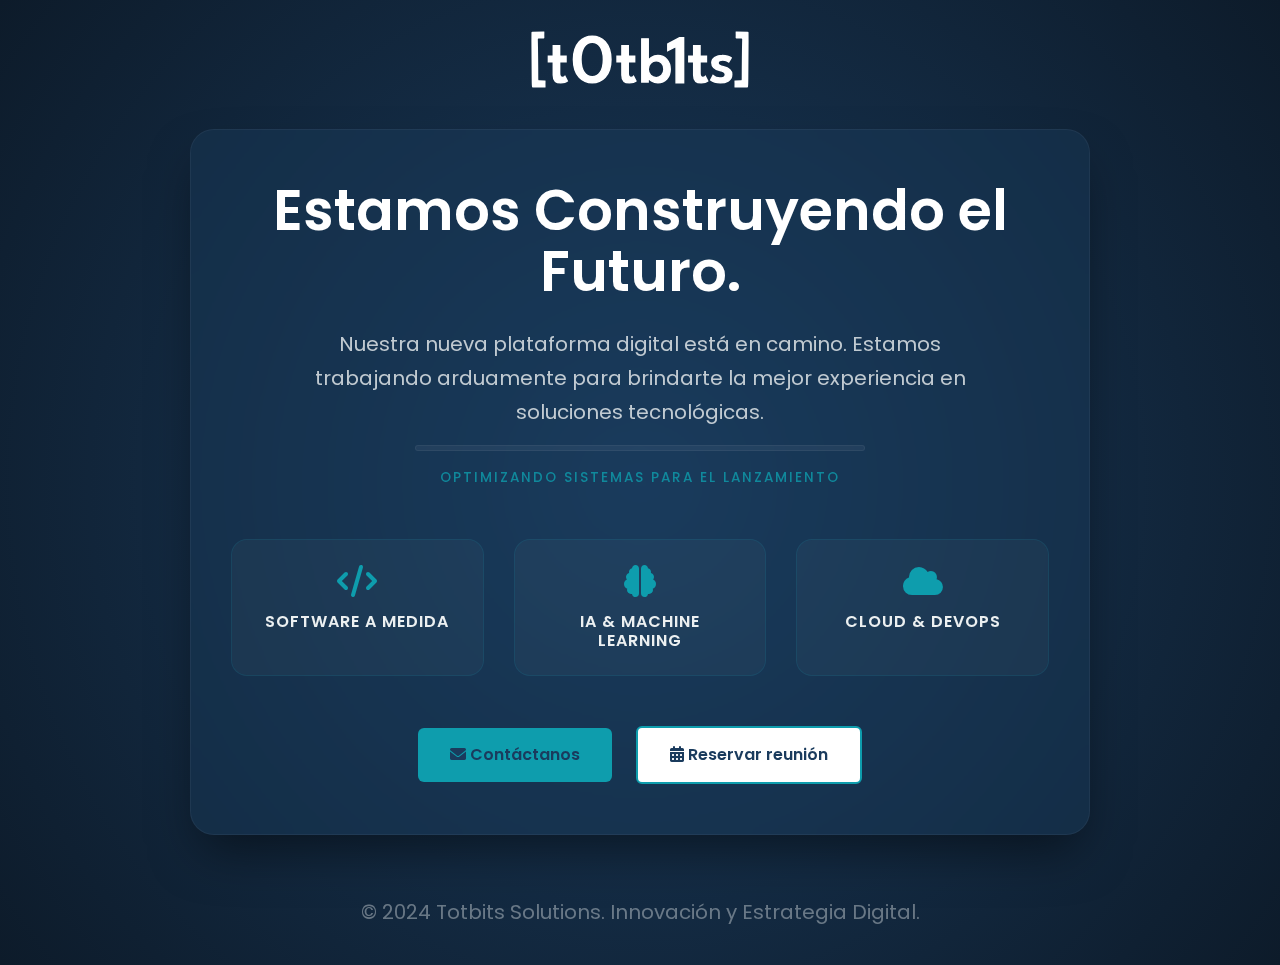
<file: index.html>
<!DOCTYPE html>
<html lang="es">

<head>
    <meta charset="UTF-8">
    <meta name="viewport" content="width=device-width, initial-scale=1.0">
    <title>Totbits Solutions - Próximamente</title>
    <link href="https://fonts.googleapis.com/css2?family=Poppins:wght@300;400;600;700&display=swap" rel="stylesheet">
    <link href="https://cdnjs.cloudflare.com/ajax/libs/font-awesome/6.0.0-beta3/css/all.min.css" rel="stylesheet">
    <link href="style.css" rel="stylesheet">
    <link rel="icon" href="icon.png" />
</head>

<body>
    <div class="coming-soon-container">
        <div class="logo">
            <img src="logo.svg" alt="Totbits Solutions">
        </div>
        
        <div class="content">
            <h1>Estamos Construyendo el Futuro.</h1>
            <p>Nuestra nueva plataforma digital está en camino. Estamos trabajando arduamente para brindarte la mejor experiencia en soluciones tecnológicas.</p>
            
            <div class="progress-container">
                <div class="progress-bar">
                    <div class="progress-fill"></div>
                </div>
                <p class="progress-text">Optimizando sistemas para el lanzamiento</p>
            </div>

            <div class="teaser-grid">
                <div class="teaser-item">
                    <i class="fas fa-code"></i>
                    <h3>Software a Medida</h3>
                </div>
                <div class="teaser-item">
                    <i class="fas fa-brain"></i>
                    <h3>IA & Machine Learning</h3>
                </div>
                <div class="teaser-item">
                    <i class="fas fa-cloud"></i>
                    <h3>Cloud & Devops</h3>
                </div>
            </div>

            <div class="actions">
                <a href="mailto:contacto@totbits.es" class="btn btn-primary">
                    <i class="fas fa-envelope"></i>
                    Contáctanos
                </a>
                <a href="https://calendly.com/develop-totbits" target="_blank" class="btn btn-secondary margin-left">
                    <i class="fas fa-calendar-alt"></i>
                    Reservar reunión
                </a>
            </div>
        </div>

        <div class="footer-simple">
            <p>&copy; 2024 Totbits Solutions. Innovación y Estrategia Digital.</p>
        </div>
    </div>
</body>

</html>
</file>
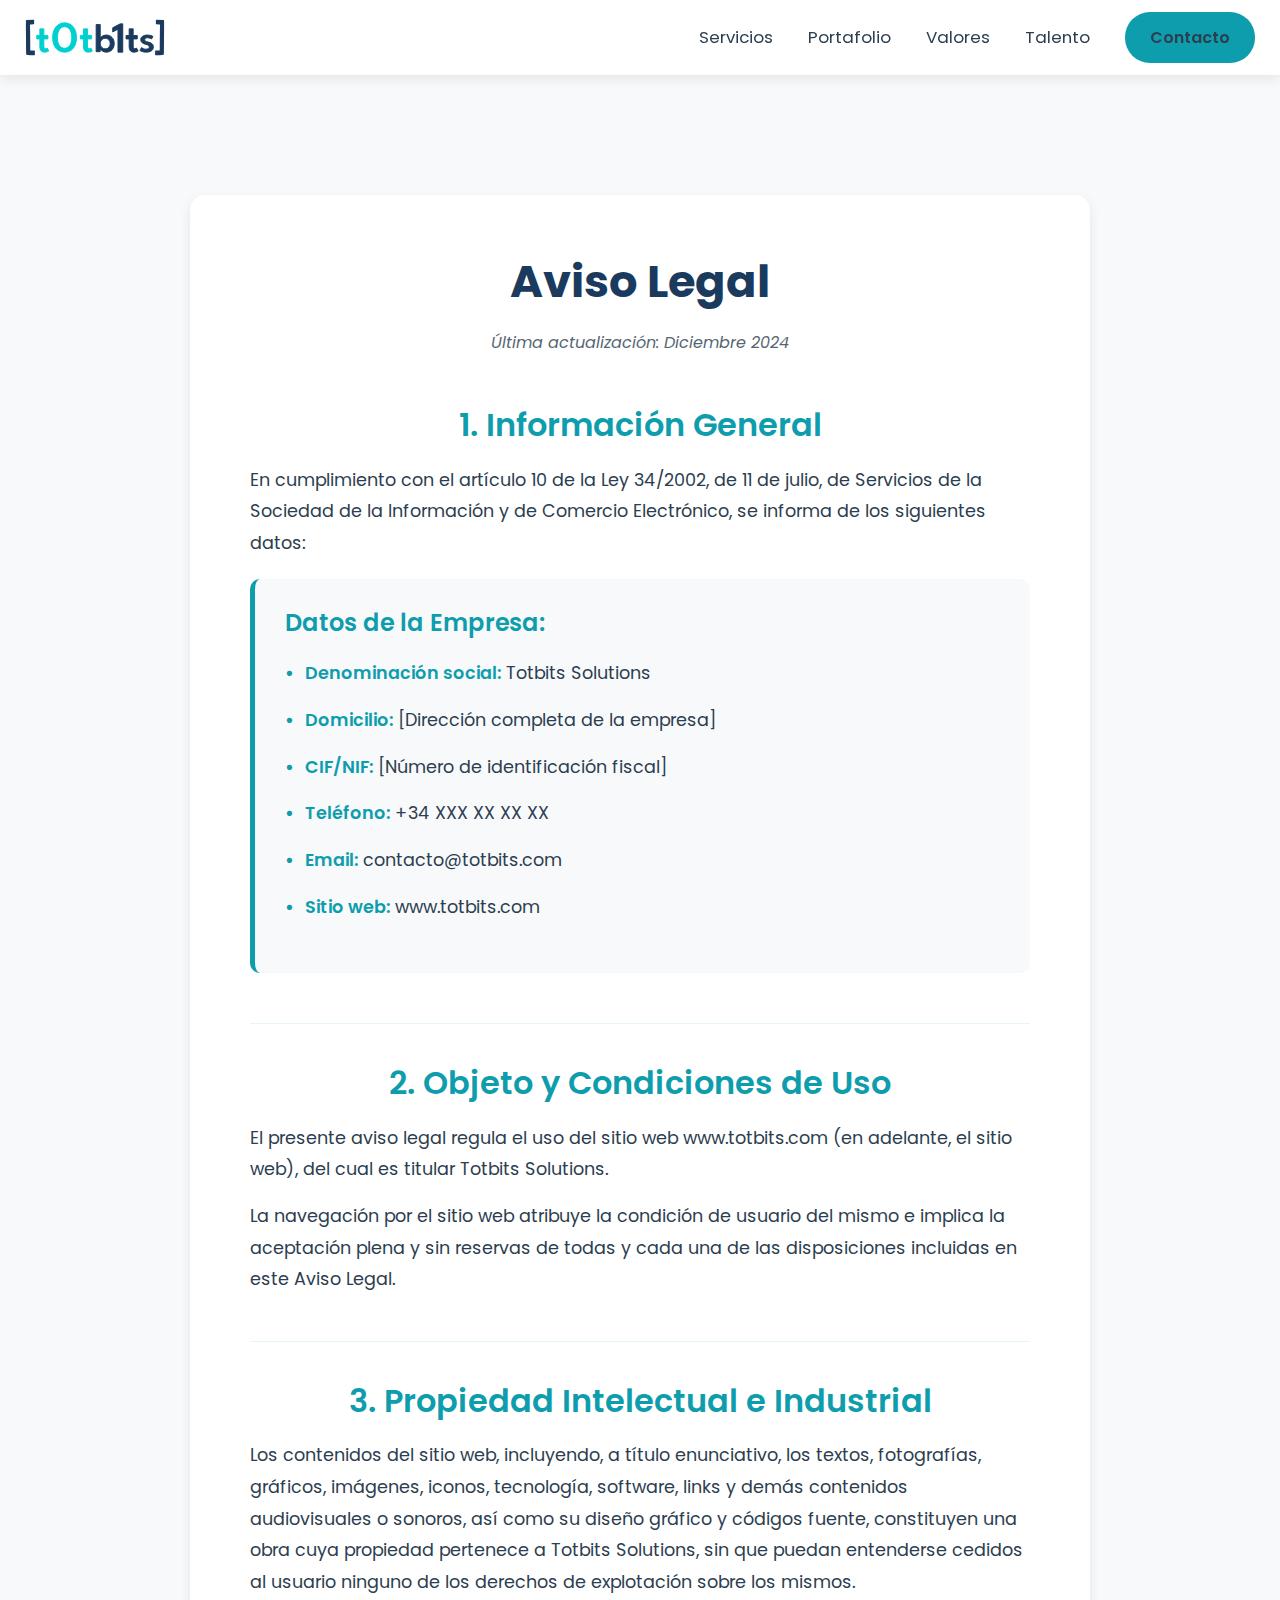
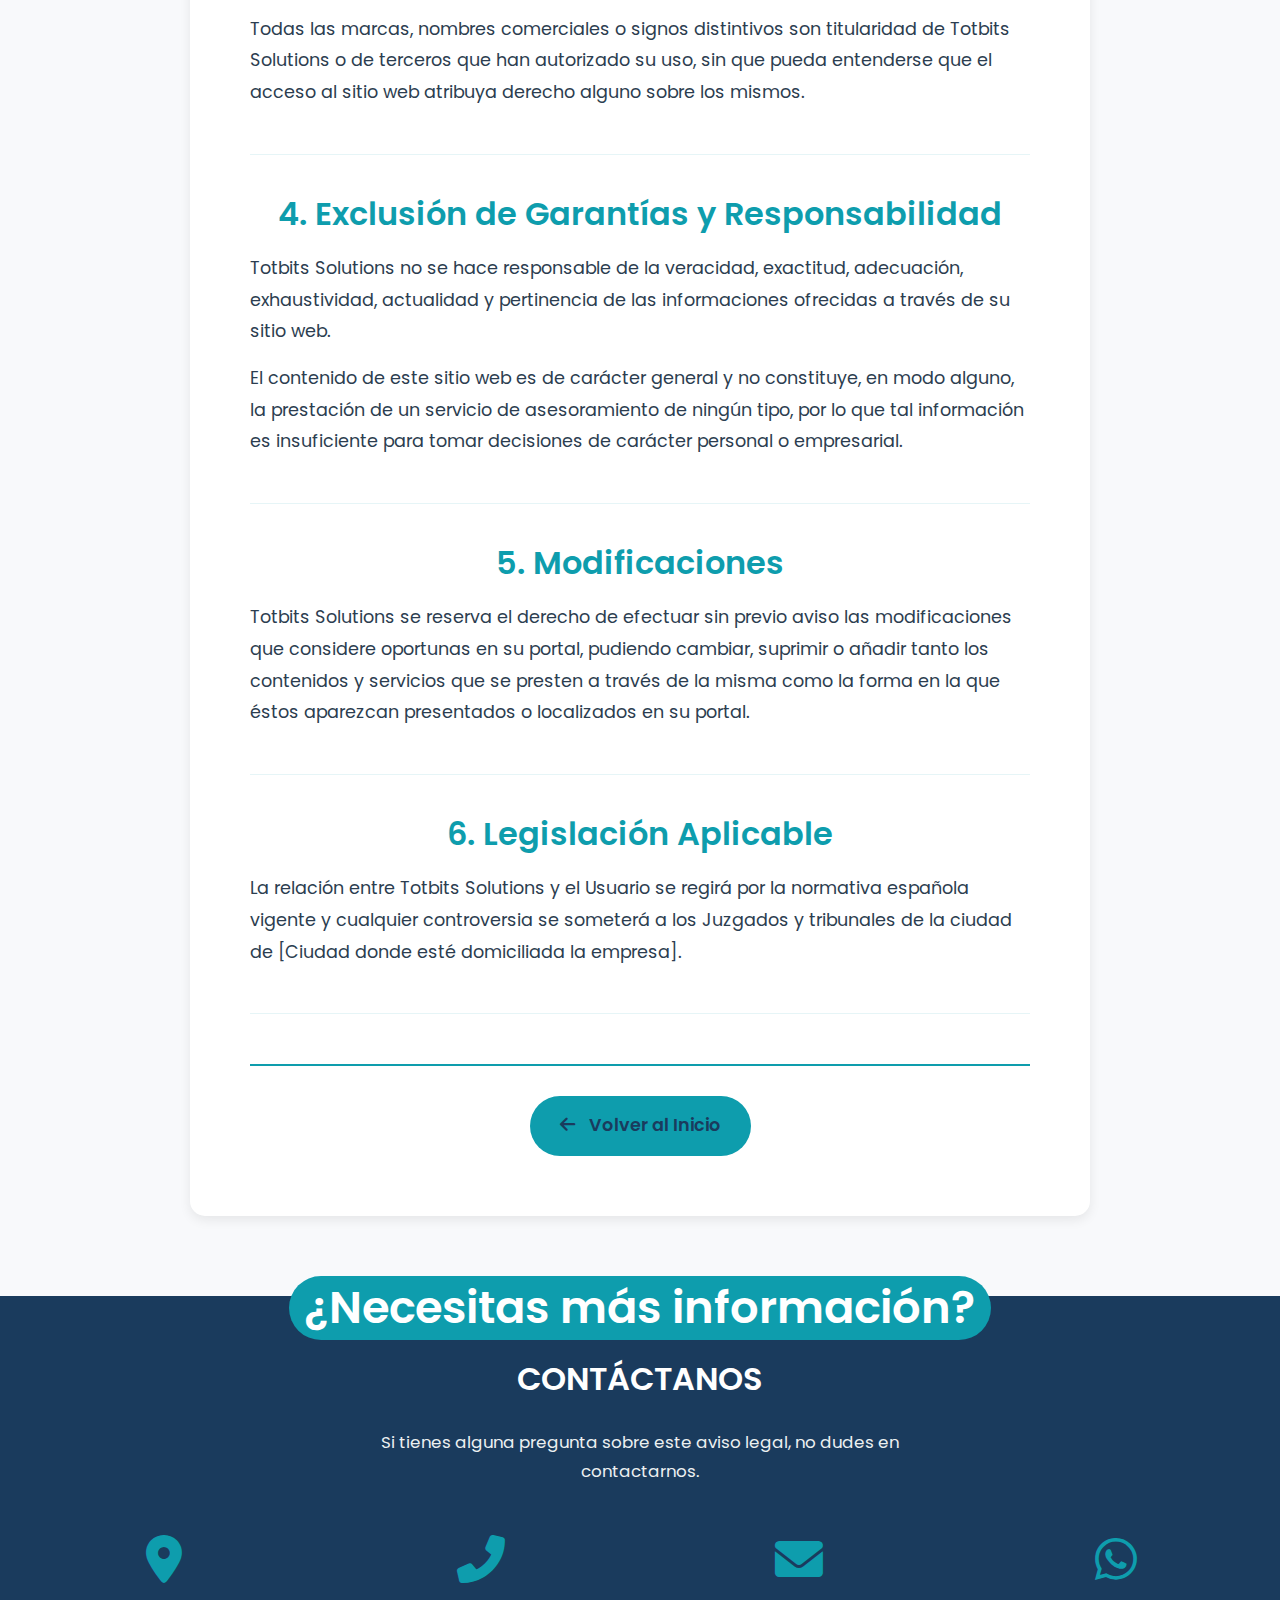
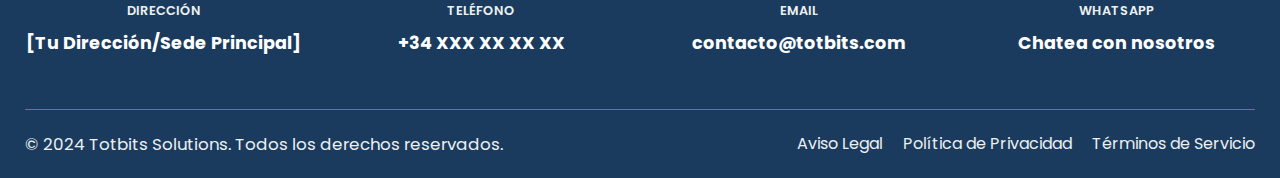
<file: aviso-legal.html>
<!DOCTYPE html>
<html lang="es">

<head>
    <meta charset="UTF-8">
    <meta name="viewport" content="width=device-width, initial-scale=1.0">
    <title>Aviso Legal | Totbits Solutions</title>
    <link href="https://fonts.googleapis.com/css2?family=Poppins:wght@300;400;600;700&display=swap" rel="stylesheet">
    <link href="https://cdnjs.cloudflare.com/ajax/libs/font-awesome/6.0.0-beta3/css/all.min.css" rel="stylesheet">
    <link href="style.css" rel="stylesheet">
    <link rel="icon" href="icon-1.png" />
</head>

<body>
    <header>
        <div class="container navbar">
            <div class="logo">
                <a href="index.html">
                    <img src="logo.svg" alt="Totbits Solutions">
                </a>
            </div>
            <button class="mobile-menu-toggle" aria-label="Toggle navigation menu">
                <span></span>
                <span></span>
                <span></span>
            </button>
            <nav class="nav-menu">
                <a href="index.html#servicios">Servicios</a>
                <a href="index.html#portafolio">Portafolio</a>
                <a href="index.html#porque-elegirnos">Valores</a>
                <a href="banco-talento.html">Talento</a>
                <a href="index.html#contacto" class="btn btn-primary">Contacto</a>
            </nav>
        </div>
    </header>

    <section class="legal-section">
        <div class="container">
            <div class="legal-content">
                <h1>Aviso Legal</h1>
                <p class="last-updated">Última actualización: Diciembre 2024</p>

                <div class="legal-section-content">
                    <h2>1. Información General</h2>
                    <p>En cumplimiento con el artículo 10 de la Ley 34/2002, de 11 de julio, de Servicios de la Sociedad de la Información y de Comercio Electrónico, se informa de los siguientes datos:</p>
                    
                    <div class="company-info">
                        <h3>Datos de la Empresa:</h3>
                        <ul>
                            <li><strong>Denominación social:</strong> Totbits Solutions</li>
                            <li><strong>Domicilio:</strong> [Dirección completa de la empresa]</li>
                            <li><strong>CIF/NIF:</strong> [Número de identificación fiscal]</li>
                            <li><strong>Teléfono:</strong> +34 XXX XX XX XX</li>
                            <li><strong>Email:</strong> contacto@totbits.com</li>
                            <li><strong>Sitio web:</strong> www.totbits.com</li>
                        </ul>
                    </div>
                </div>

                <div class="legal-section-content">
                    <h2>2. Objeto y Condiciones de Uso</h2>
                    <p>El presente aviso legal regula el uso del sitio web www.totbits.com (en adelante, el sitio web), del cual es titular Totbits Solutions.</p>
                    <p>La navegación por el sitio web atribuye la condición de usuario del mismo e implica la aceptación plena y sin reservas de todas y cada una de las disposiciones incluidas en este Aviso Legal.</p>
                </div>

                <div class="legal-section-content">
                    <h2>3. Propiedad Intelectual e Industrial</h2>
                    <p>Los contenidos del sitio web, incluyendo, a título enunciativo, los textos, fotografías, gráficos, imágenes, iconos, tecnología, software, links y demás contenidos audiovisuales o sonoros, así como su diseño gráfico y códigos fuente, constituyen una obra cuya propiedad pertenece a Totbits Solutions, sin que puedan entenderse cedidos al usuario ninguno de los derechos de explotación sobre los mismos.</p>
                    <p>Todas las marcas, nombres comerciales o signos distintivos son titularidad de Totbits Solutions o de terceros que han autorizado su uso, sin que pueda entenderse que el acceso al sitio web atribuya derecho alguno sobre los mismos.</p>
                </div>

                <div class="legal-section-content">
                    <h2>4. Exclusión de Garantías y Responsabilidad</h2>
                    <p>Totbits Solutions no se hace responsable de la veracidad, exactitud, adecuación, exhaustividad, actualidad y pertinencia de las informaciones ofrecidas a través de su sitio web.</p>
                    <p>El contenido de este sitio web es de carácter general y no constituye, en modo alguno, la prestación de un servicio de asesoramiento de ningún tipo, por lo que tal información es insuficiente para tomar decisiones de carácter personal o empresarial.</p>
                </div>

                <div class="legal-section-content">
                    <h2>5. Modificaciones</h2>
                    <p>Totbits Solutions se reserva el derecho de efectuar sin previo aviso las modificaciones que considere oportunas en su portal, pudiendo cambiar, suprimir o añadir tanto los contenidos y servicios que se presten a través de la misma como la forma en la que éstos aparezcan presentados o localizados en su portal.</p>
                </div>

                <div class="legal-section-content">
                    <h2>6. Legislación Aplicable</h2>
                    <p>La relación entre Totbits Solutions y el Usuario se regirá por la normativa española vigente y cualquier controversia se someterá a los Juzgados y tribunales de la ciudad de [Ciudad donde esté domiciliada la empresa].</p>
                </div>

                <div class="back-link">
                    <a href="index.html" class="btn btn-primary">
                        <i class="fas fa-arrow-left"></i> Volver al Inicio
                    </a>
                </div>
            </div>
        </div>
    </section>

    <footer id="contacto">
        <div class="section-connector">
            <h2>¿Necesitas más información?</h2>
        </div>
        <div class="container">
            <h2 style="color: var(--color-white); font-size: 2em; margin-bottom: 30px; text-transform: uppercase;">
                Contáctanos</h2>
            <p style="color: var(--color-text-light); margin-bottom: 50px; max-width: 600px; margin-left: auto; margin-right: auto;">
                Si tienes alguna pregunta sobre este aviso legal, no dudes en contactarnos.</p>

            <div style="display: grid; grid-template-columns: repeat(4, 1fr); gap: 40px; margin-bottom: 50px;">
                <div style="text-align: center;">
                    <i class="fas fa-map-marker-alt"
                        style="font-size: 3rem; color: var(--color-primary); margin-bottom: 20px; display: block;"></i>
                    <h4
                        style="color: var(--color-text-light); font-size: 0.8em; text-transform: uppercase; margin-bottom: 10px;">
                        Dirección</h4>
                    <strong style="color: var(--color-white); font-size: 1.1em;">[Tu Dirección/Sede Principal]</strong>
                </div>

                <div style="text-align: center;">
                    <i class="fas fa-phone-alt"
                        style="font-size: 3rem; color: var(--color-primary); margin-bottom: 20px; display: block;"></i>
                    <h4
                        style="color: var(--color-text-light); font-size: 0.8em; text-transform: uppercase; margin-bottom: 10px;">
                        Teléfono</h4>
                    <strong style="color: var(--color-white); font-size: 1.1em;">+34 XXX XX XX XX</strong>
                </div>

                <div style="text-align: center;">
                    <i class="fas fa-envelope"
                        style="font-size: 3rem; color: var(--color-primary); margin-bottom: 20px; display: block;"></i>
                    <h4
                        style="color: var(--color-text-light); font-size: 0.8em; text-transform: uppercase; margin-bottom: 10px;">
                        Email</h4>
                    <a href="mailto:contacto@totbits.com"
                        style="color: var(--color-white); text-decoration: none; font-size: 1.1em;">
                        <strong>contacto@totbits.com</strong>
                    </a>
                </div>

                <div style="text-align: center;">
                    <i class="fab fa-whatsapp"
                        style="font-size: 3rem; color: var(--color-primary); margin-bottom: 20px; display: block;"></i>
                    <h4
                        style="color: var(--color-text-light); font-size: 0.8em; text-transform: uppercase; margin-bottom: 10px;">
                        WhatsApp</h4>
                    <a href="https://wa.me/34XXXXXXXXX" target="_blank"
                        style="color: var(--color-white); text-decoration: none; font-size: 1.1em;">
                        <strong>Chatea con nosotros</strong>
                    </a>
                </div>
            </div>

            <div
                style="border-top: 1px solid var(--color-primary); padding: 20px 0; display: flex; justify-content: space-between; align-items: center; flex-wrap: wrap;">
                <p style="color: var(--color-text-light); margin: 0;">&copy; 2024 Totbits Solutions. Todos los derechos
                    reservados.</p>
                <div style="display: flex; gap: 20px;">
                    <a href="aviso-legal.html" style="color: var(--color-text-light); text-decoration: none; transition: color 0.3s;"
                        onmouseover="this.style.color='var(--color-primary)'"
                        onmouseout="this.style.color='var(--color-text-light)'">Aviso Legal</a>
                    <a href="politica-privacidad.html" style="color: var(--color-text-light); text-decoration: none; transition: color 0.3s;"
                        onmouseover="this.style.color='var(--color-primary)'"
                        onmouseout="this.style.color='var(--color-text-light)'">Política de Privacidad</a>
                    <a href="terminos-servicio.html" style="color: var(--color-text-light); text-decoration: none; transition: color 0.3s;"
                        onmouseover="this.style.color='var(--color-primary)'"
                        onmouseout="this.style.color='var(--color-text-light)'">Términos de Servicio</a>
                </div>
            </div>
        </div>
    </footer>

    <script>
        // Mobile menu toggle functionality
        document.addEventListener('DOMContentLoaded', function () {
            const mobileMenuToggle = document.querySelector('.mobile-menu-toggle');
            const navMenu = document.querySelector('.nav-menu');
            
            if (mobileMenuToggle && navMenu) {
                mobileMenuToggle.addEventListener('click', function() {
                    this.classList.toggle('active');
                    navMenu.classList.toggle('active');
                    
                    if (navMenu.classList.contains('active')) {
                        document.body.style.overflow = 'hidden';
                    } else {
                        document.body.style.overflow = '';
                    }
                });
                
                navMenu.querySelectorAll('a').forEach(link => {
                    link.addEventListener('click', function() {
                        mobileMenuToggle.classList.remove('active');
                        navMenu.classList.remove('active');
                        document.body.style.overflow = '';
                    });
                });
            }
        });
    </script>
</body>

</html>
</file>
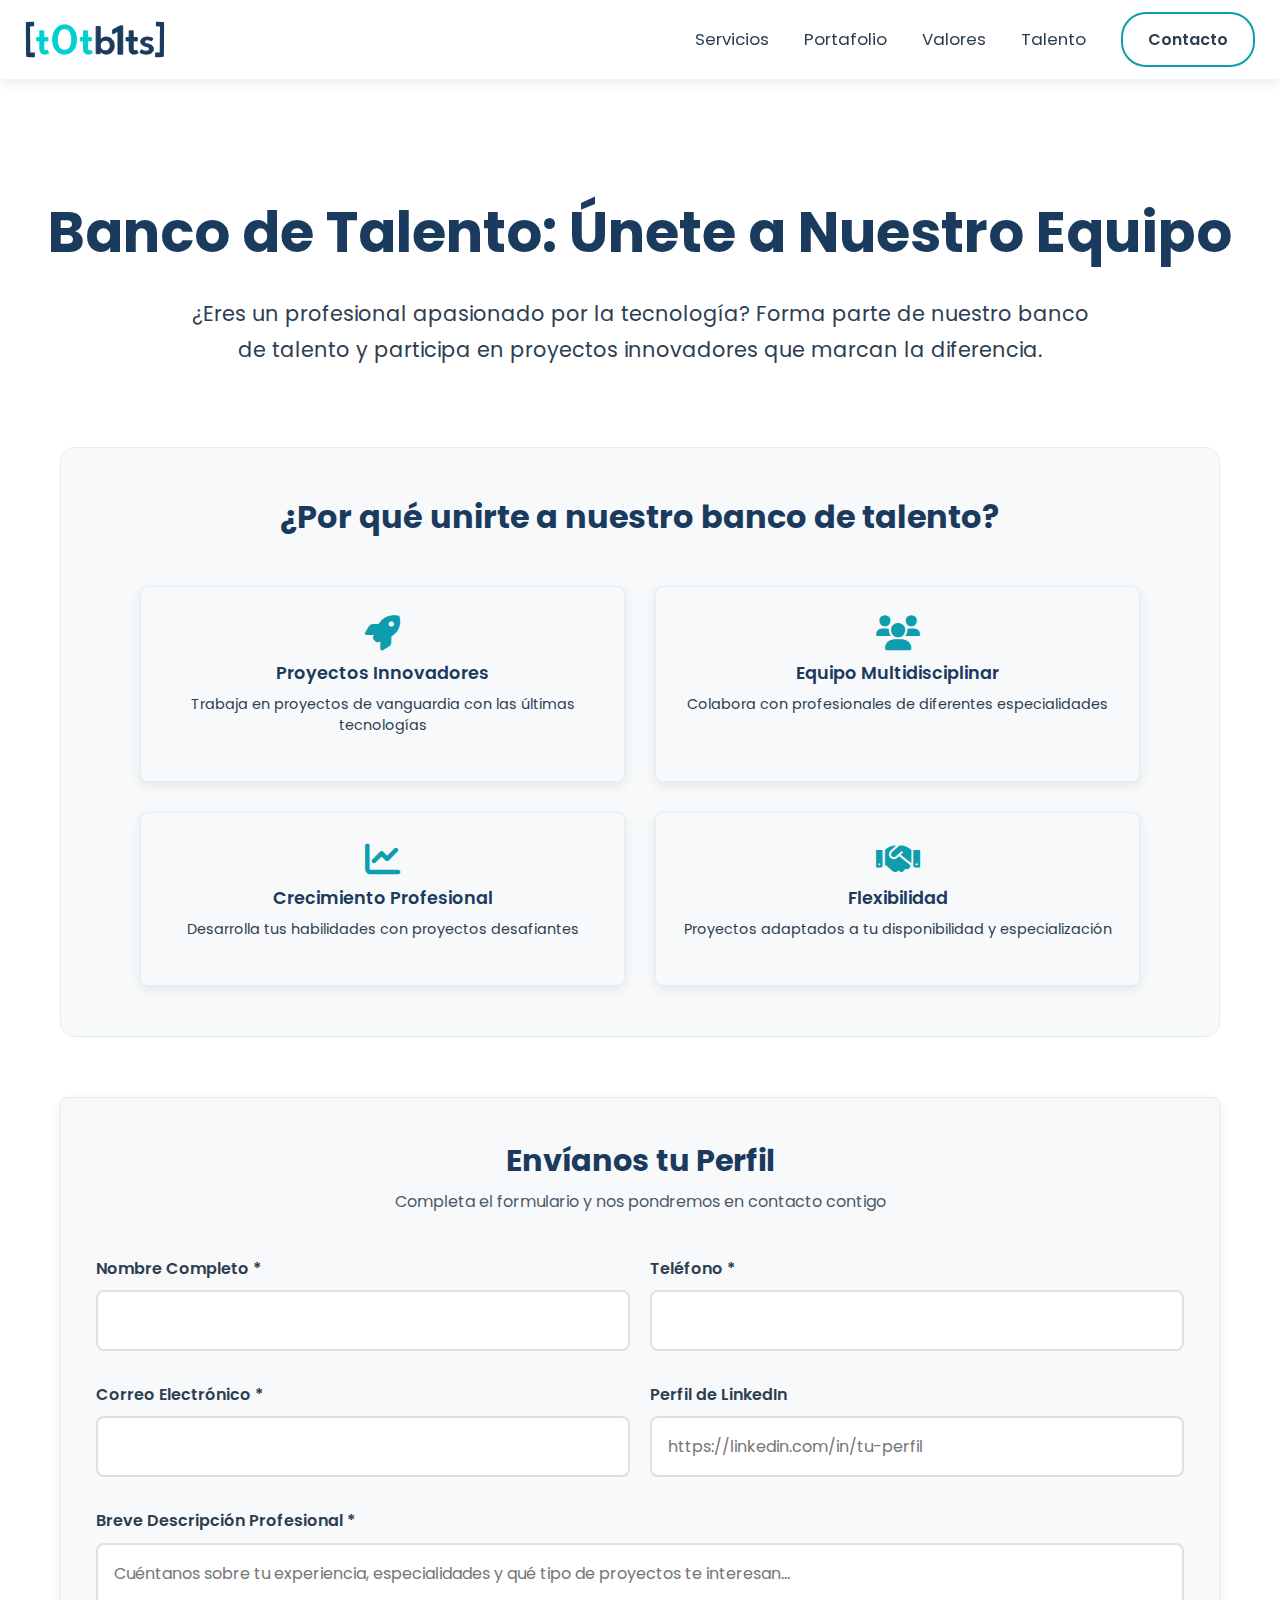
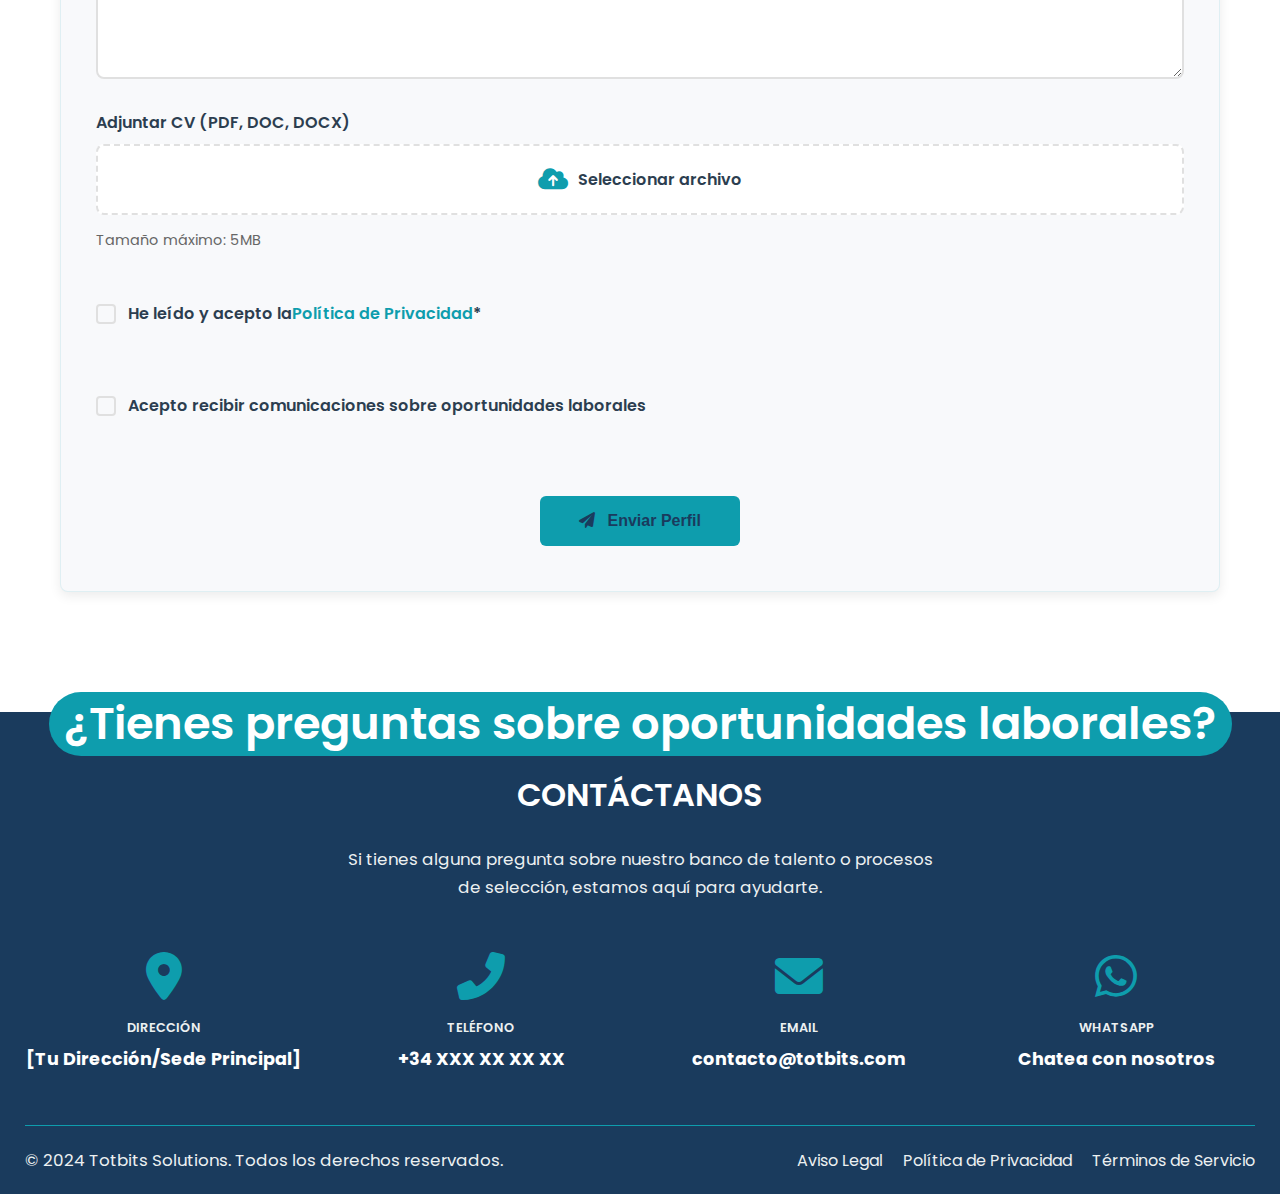
<file: banco-talento.html>
<!DOCTYPE html>
<html lang="es">

<head>
    <meta charset="UTF-8">
    <meta name="viewport" content="width=device-width, initial-scale=1.0">
    <title>Banco de Talento | Totbits Solutions</title>
    <link href="https://fonts.googleapis.com/css2?family=Poppins:wght@300;400;600;700&display=swap" rel="stylesheet">
    <link href="https://cdnjs.cloudflare.com/ajax/libs/font-awesome/6.0.0-beta3/css/all.min.css" rel="stylesheet">
    <link href="style.css" rel="stylesheet">
</head>

<body>
    <header>
        <div class="container navbar">
            <div class="logo">
                <a href="index.html">
                    <img src="logo.svg" alt="Totbits Solutions">
                </a>
            </div>
            <button class="mobile-menu-toggle" aria-label="Toggle navigation menu">
                <span></span>
                <span></span>
                <span></span>
            </button>
            <nav class="nav-menu">
                <a href="index.html#servicios">Servicios</a>
                <a href="index.html#portafolio">Portafolio</a>
                <a href="index.html#porque-elegirnos">Valores</a>
                <a href="banco-talento.html">Talento</a>
                <a href="index.html#contacto" class="btn btn-secondary">Contacto</a>
            </nav>
        </div>
    </header>

    <section id="banco-talento">
        <div class="container">
            <div class="talent-header">
                <h2>Banco de Talento: Únete a Nuestro Equipo</h2>
                <p class="section-subtitle">¿Eres un profesional apasionado por la tecnología? Forma parte de nuestro banco de talento y participa en proyectos innovadores que marcan la diferencia.</p>
            </div>

            <div class="talent-pool-content">
                <div class="talent-info">
                    <h3>¿Por qué unirte a nuestro banco de talento?</h3>
                    <div class="benefits-grid">
                        <div class="benefit-item">
                            <i class="fas fa-rocket"></i>
                            <h4>Proyectos Innovadores</h4>
                            <p>Trabaja en proyectos de vanguardia con las últimas tecnologías</p>
                        </div>
                        <div class="benefit-item">
                            <i class="fas fa-users"></i>
                            <h4>Equipo Multidisciplinar</h4>
                            <p>Colabora con profesionales de diferentes especialidades</p>
                        </div>
                        <div class="benefit-item">
                            <i class="fas fa-chart-line"></i>
                            <h4>Crecimiento Profesional</h4>
                            <p>Desarrolla tus habilidades con proyectos desafiantes</p>
                        </div>
                        <div class="benefit-item">
                            <i class="fas fa-handshake"></i>
                            <h4>Flexibilidad</h4>
                            <p>Proyectos adaptados a tu disponibilidad y especialización</p>
                        </div>
                    </div>
                </div>
            </div>

            <div class="talent-form-section">
                <div class="talent-form-container">
                    <div class="form-header">
                        <h3>Envíanos tu Perfil</h3>
                        <p>Completa el formulario y nos pondremos en contacto contigo</p>
                    </div>

                    <form id="talent-form" class="talent-form">
                        <div class="form-row">
                            <div class="form-group">
                                <label for="nombre">Nombre Completo *</label>
                                <input type="text" id="nombre" name="nombre" required>
                            </div>
                            <div class="form-group">
                                <label for="telefono">Teléfono *</label>
                                <input type="tel" id="telefono" name="telefono" required>
                            </div>
                        </div>

                        <div class="form-row">
                            <div class="form-group">
                                <label for="email">Correo Electrónico *</label>
                                <input type="email" id="email" name="email" required>
                            </div>
                            <div class="form-group">
                                <label for="linkedin">Perfil de LinkedIn</label>
                                <input type="url" id="linkedin" name="linkedin" placeholder="https://linkedin.com/in/tu-perfil">
                            </div>
                        </div>

                        <div class="form-group">
                            <label for="descripcion">Breve Descripción Profesional *</label>
                            <textarea id="descripcion" name="descripcion" rows="4" required 
                                placeholder="Cuéntanos sobre tu experiencia, especialidades y qué tipo de proyectos te interesan..."></textarea>
                        </div>

                        <div class="form-group">
                            <label for="cv">Adjuntar CV (PDF, DOC, DOCX)</label>
                            <div class="file-input-container">
                                <input type="file" id="cv" name="cv" accept=".pdf,.doc,.docx">
                                <label for="cv" class="file-input-label">
                                    <i class="fas fa-cloud-upload-alt"></i>
                                    <span class="file-text">Seleccionar archivo</span>
                                </label>
                            </div>
                            <small class="file-info">Tamaño máximo: 5MB</small>
                        </div>

                        <div class="form-group checkbox-group">
                            <label class="checkbox-label">
                                <input type="checkbox" id="privacidad" name="privacidad" required>
                                <span class="checkmark"></span>
                                He leído y acepto la <a href="politica-privacidad.html" target="_blank">Política de Privacidad</a> *
                            </label>
                        </div>

                        <div class="form-group checkbox-group">
                            <label class="checkbox-label">
                                <input type="checkbox" id="comunicaciones" name="comunicaciones">
                                <span class="checkmark"></span>
                                Acepto recibir comunicaciones sobre oportunidades laborales
                            </label>
                        </div>

                        <button type="submit" class="btn btn-primary submit-btn">
                            <i class="fas fa-paper-plane"></i>
                            Enviar Perfil
                        </button>
                    </form>

                    <div id="form-success" class="form-success" style="display: none;">
                        <div class="success-content">
                            <i class="fas fa-check-circle"></i>
                            <h3>¡Perfil Enviado Correctamente!</h3>
                            <p>Gracias por tu interés en formar parte de nuestro banco de talento. Revisaremos tu perfil y nos pondremos en contacto contigo pronto.</p>
                            <button type="button" class="btn btn-secondary" onclick="resetForm()">Enviar Otro Perfil</button>
                        </div>
                    </div>
                </div>
            </div>
        </div>
    </section>

    <footer id="contacto">
        <div class="section-connector">
            <h2>¿Tienes preguntas sobre oportunidades laborales?</h2>
        </div>
        <div class="container">
            <h2 style="color: var(--color-white); font-size: 2em; margin-bottom: 30px; text-transform: uppercase;">
                Contáctanos</h2>
            <p style="color: var(--color-text-light); margin-bottom: 50px; max-width: 600px; margin-left: auto; margin-right: auto;">
                Si tienes alguna pregunta sobre nuestro banco de talento o procesos de selección, estamos aquí para ayudarte.</p>

            <div style="display: grid; grid-template-columns: repeat(4, 1fr); gap: 40px; margin-bottom: 50px;">
                <div style="text-align: center;">
                    <i class="fas fa-map-marker-alt"
                        style="font-size: 3rem; color: var(--color-primary); margin-bottom: 20px; display: block;"></i>
                    <h4
                        style="color: var(--color-text-light); font-size: 0.8em; text-transform: uppercase; margin-bottom: 10px;">
                        Dirección</h4>
                    <strong style="color: var(--color-white); font-size: 1.1em;">[Tu Dirección/Sede Principal]</strong>
                </div>

                <div style="text-align: center;">
                    <i class="fas fa-phone-alt"
                        style="font-size: 3rem; color: var(--color-primary); margin-bottom: 20px; display: block;"></i>
                    <h4
                        style="color: var(--color-text-light); font-size: 0.8em; text-transform: uppercase; margin-bottom: 10px;">
                        Teléfono</h4>
                    <strong style="color: var(--color-white); font-size: 1.1em;">+34 XXX XX XX XX</strong>
                </div>

                <div style="text-align: center;">
                    <i class="fas fa-envelope"
                        style="font-size: 3rem; color: var(--color-primary); margin-bottom: 20px; display: block;"></i>
                    <h4
                        style="color: var(--color-text-light); font-size: 0.8em; text-transform: uppercase; margin-bottom: 10px;">
                        Email</h4>
                    <a href="mailto:contacto@totbits.com"
                        style="color: var(--color-white); text-decoration: none; font-size: 1.1em;">
                        <strong>contacto@totbits.com</strong>
                    </a>
                </div>

                <div style="text-align: center;">
                    <i class="fab fa-whatsapp"
                        style="font-size: 3rem; color: var(--color-primary); margin-bottom: 20px; display: block;"></i>
                    <h4
                        style="color: var(--color-text-light); font-size: 0.8em; text-transform: uppercase; margin-bottom: 10px;">
                        WhatsApp</h4>
                    <a href="https://wa.me/34XXXXXXXXX" target="_blank"
                        style="color: var(--color-white); text-decoration: none; font-size: 1.1em;">
                        <strong>Chatea con nosotros</strong>
                    </a>
                </div>
            </div>

            <div
                style="border-top: 1px solid var(--color-primary); padding: 20px 0; display: flex; justify-content: space-between; align-items: center; flex-wrap: wrap;">
                <p style="color: var(--color-text-light); margin: 0;">&copy; 2024 Totbits Solutions. Todos los derechos
                    reservados.</p>
                <div style="display: flex; gap: 20px;">
                    <a href="aviso-legal.html" style="color: var(--color-text-light); text-decoration: none; transition: color 0.3s;"
                        onmouseover="this.style.color='var(--color-primary)'"
                        onmouseout="this.style.color='var(--color-text-light)'">Aviso Legal</a>
                    <a href="politica-privacidad.html" style="color: var(--color-text-light); text-decoration: none; transition: color 0.3s;"
                        onmouseover="this.style.color='var(--color-primary)'"
                        onmouseout="this.style.color='var(--color-text-light)'">Política de Privacidad</a>
                    <a href="terminos-servicio.html" style="color: var(--color-text-light); text-decoration: none; transition: color 0.3s;"
                        onmouseover="this.style.color='var(--color-primary)'"
                        onmouseout="this.style.color='var(--color-text-light)'">Términos de Servicio</a>
                </div>
            </div>
        </div>
    </footer>

    <script>
        // Mobile menu toggle functionality
        document.addEventListener('DOMContentLoaded', function () {
            const mobileMenuToggle = document.querySelector('.mobile-menu-toggle');
            const navMenu = document.querySelector('.nav-menu');
            
            if (mobileMenuToggle && navMenu) {
                mobileMenuToggle.addEventListener('click', function() {
                    this.classList.toggle('active');
                    navMenu.classList.toggle('active');
                    
                    if (navMenu.classList.contains('active')) {
                        document.body.style.overflow = 'hidden';
                    } else {
                        document.body.style.overflow = '';
                    }
                });
                
                navMenu.querySelectorAll('a').forEach(link => {
                    link.addEventListener('click', function() {
                        mobileMenuToggle.classList.remove('active');
                        navMenu.classList.remove('active');
                        document.body.style.overflow = '';
                    });
                });
            }

            // Talent form handling
            const talentForm = document.getElementById('talent-form');
            if (talentForm) {
                talentForm.addEventListener('submit', function(e) {
                    e.preventDefault();
                    
                    // Get form data
                    const formData = new FormData(this);
                    const data = Object.fromEntries(formData);
                    
                    // Validate required fields
                    if (!data.nombre || !data.telefono || !data.email || !data.descripcion || !data.privacidad) {
                        alert('Por favor, completa todos los campos obligatorios.');
                        return;
                    }
                    
                    // Validate email format
                    const emailRegex = /^[^\s@]+@[^\s@]+\.[^\s@]+$/;
                    if (!emailRegex.test(data.email)) {
                        alert('Por favor, introduce un email válido.');
                        return;
                    }
                    
                    // Validate file size if uploaded
                    const cvFile = document.getElementById('cv').files[0];
                    if (cvFile && cvFile.size > 5 * 1024 * 1024) {
                        alert('El archivo CV no puede superar los 5MB.');
                        return;
                    }
                    
                    // Show success message
                    document.getElementById('form-success').style.display = 'block';
                    talentForm.style.display = 'none';
                    
                    // Scroll to success message
                    document.getElementById('form-success').scrollIntoView({
                        behavior: 'smooth',
                        block: 'center'
                    });
                    
                    // Log form data (for development purposes)
                    console.log('Talent form submitted:', data);
                });
            }

            // File input handling
            const fileInput = document.getElementById('cv');
            if (fileInput) {
                fileInput.addEventListener('change', function(e) {
                    const file = e.target.files[0];
                    const fileText = document.querySelector('.file-text');
                    
                    if (file) {
                        fileText.textContent = file.name;
                        document.querySelector('.file-input-label').classList.add('file-selected');
                    } else {
                        fileText.textContent = 'Seleccionar archivo';
                        document.querySelector('.file-input-label').classList.remove('file-selected');
                    }
                });
            }
        });

        // Reset form function
        function resetForm() {
            document.getElementById('talent-form').style.display = 'block';
            document.getElementById('form-success').style.display = 'none';
            document.getElementById('talent-form').reset();
            
            // Reset file input display
            document.querySelector('.file-text').textContent = 'Seleccionar archivo';
            document.querySelector('.file-input-label').classList.remove('file-selected');
        }
    </script>
</body>

</html>
</file>
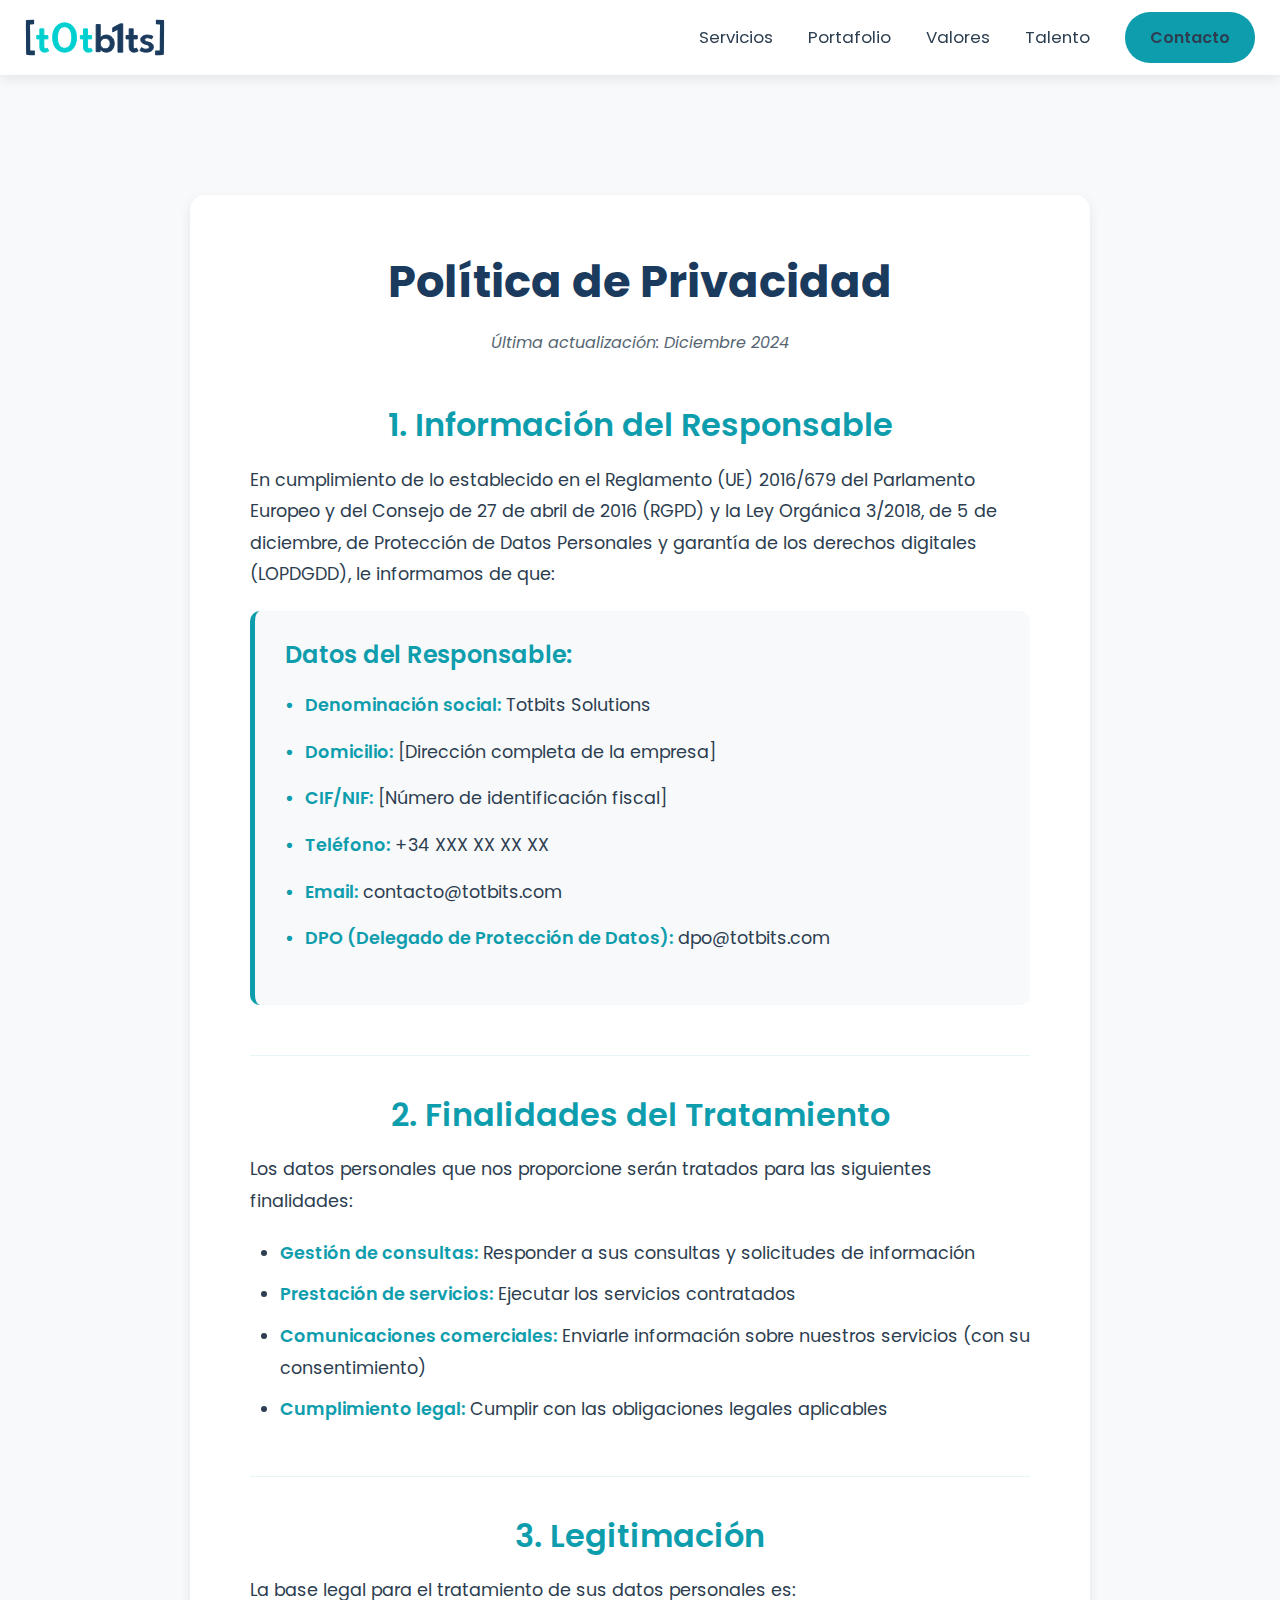
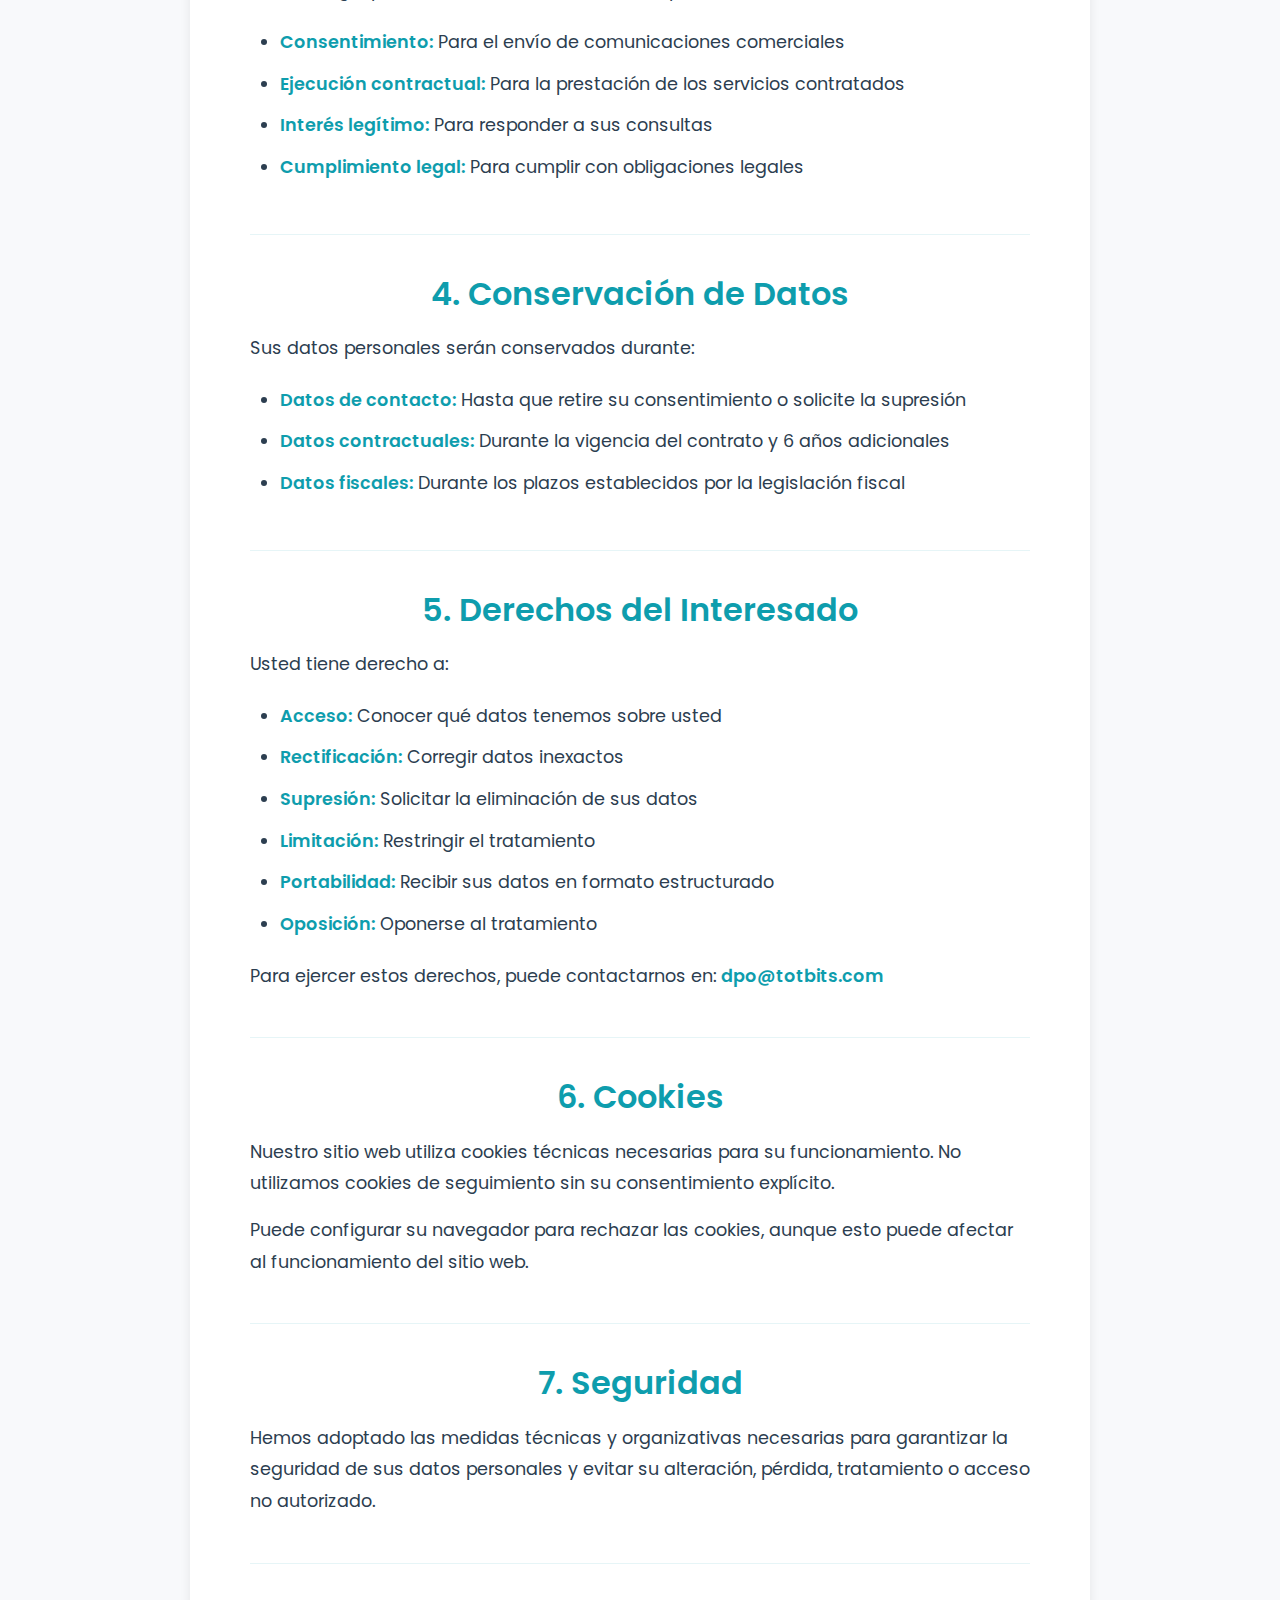
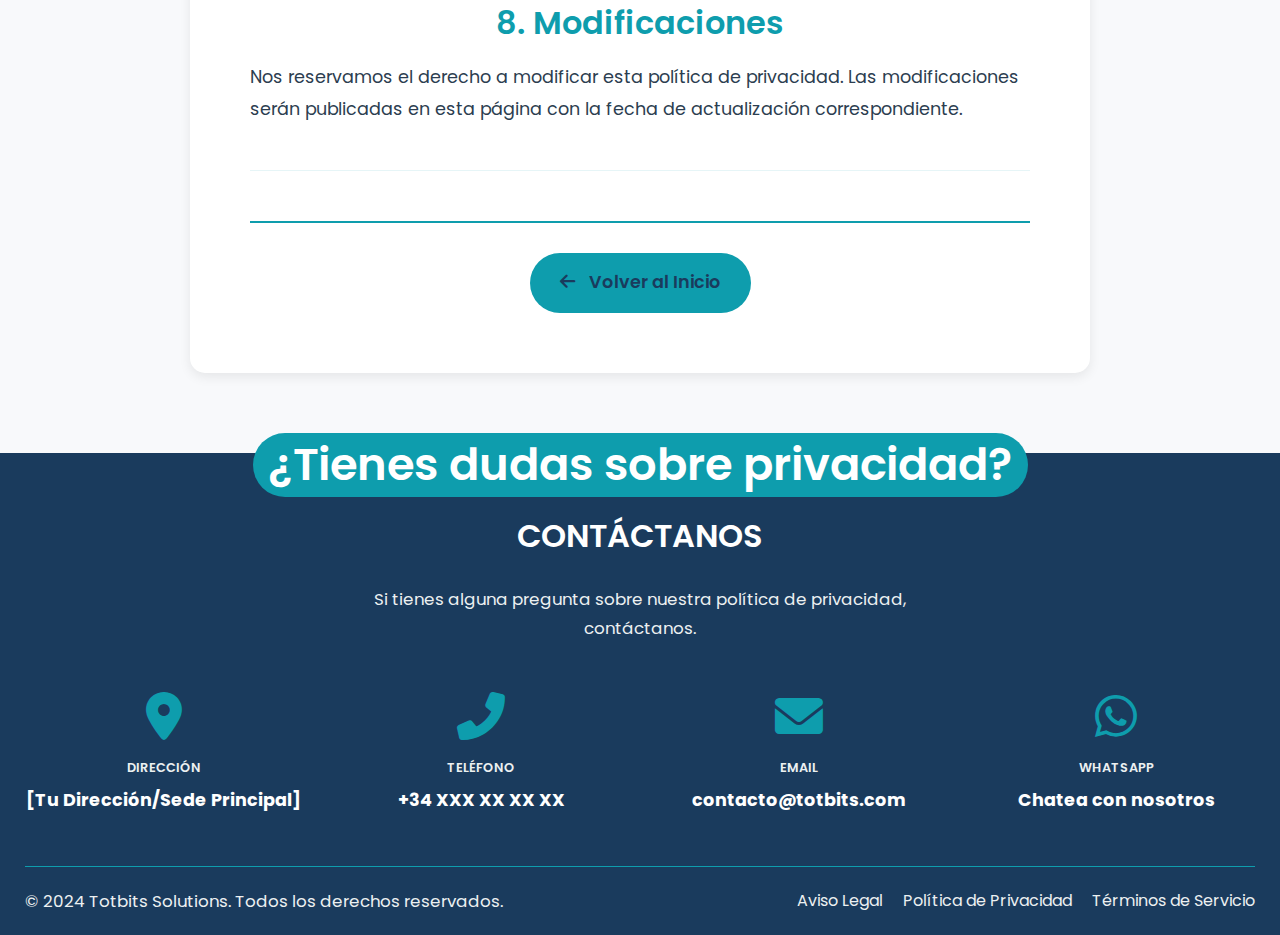
<file: politica-privacidad.html>
<!DOCTYPE html>
<html lang="es">

<head>
    <meta charset="UTF-8">
    <meta name="viewport" content="width=device-width, initial-scale=1.0">
    <title>Política de Privacidad | Totbits Solutions</title>
    <link href="https://fonts.googleapis.com/css2?family=Poppins:wght@300;400;600;700&display=swap" rel="stylesheet">
    <link href="https://cdnjs.cloudflare.com/ajax/libs/font-awesome/6.0.0-beta3/css/all.min.css" rel="stylesheet">
    <link href="style.css" rel="stylesheet">
</head>

<body>
    <header>
        <div class="container navbar">
            <div class="logo">
                <a href="index.html">
                    <img src="logo.svg" alt="Totbits Solutions">
                </a>
            </div>
            <button class="mobile-menu-toggle" aria-label="Toggle navigation menu">
                <span></span>
                <span></span>
                <span></span>
            </button>
            <nav class="nav-menu">
                <a href="index.html#servicios">Servicios</a>
                <a href="index.html#portafolio">Portafolio</a>
                <a href="index.html#porque-elegirnos">Valores</a>
                <a href="banco-talento.html">Talento</a>
                <a href="index.html#contacto" class="btn btn-primary">Contacto</a>
            </nav>
        </div>
    </header>

    <section class="legal-section">
        <div class="container">
            <div class="legal-content">
                <h1>Política de Privacidad</h1>
                <p class="last-updated">Última actualización: Diciembre 2024</p>

                <div class="legal-section-content">
                    <h2>1. Información del Responsable</h2>
                    <p>En cumplimiento de lo establecido en el Reglamento (UE) 2016/679 del Parlamento Europeo y del Consejo de 27 de abril de 2016 (RGPD) y la Ley Orgánica 3/2018, de 5 de diciembre, de Protección de Datos Personales y garantía de los derechos digitales (LOPDGDD), le informamos de que:</p>
                    
                    <div class="company-info">
                        <h3>Datos del Responsable:</h3>
                        <ul>
                            <li><strong>Denominación social:</strong> Totbits Solutions</li>
                            <li><strong>Domicilio:</strong> [Dirección completa de la empresa]</li>
                            <li><strong>CIF/NIF:</strong> [Número de identificación fiscal]</li>
                            <li><strong>Teléfono:</strong> +34 XXX XX XX XX</li>
                            <li><strong>Email:</strong> contacto@totbits.com</li>
                            <li><strong>DPO (Delegado de Protección de Datos):</strong> dpo@totbits.com</li>
                        </ul>
                    </div>
                </div>

                <div class="legal-section-content">
                    <h2>2. Finalidades del Tratamiento</h2>
                    <p>Los datos personales que nos proporcione serán tratados para las siguientes finalidades:</p>
                    <ul>
                        <li><strong>Gestión de consultas:</strong> Responder a sus consultas y solicitudes de información</li>
                        <li><strong>Prestación de servicios:</strong> Ejecutar los servicios contratados</li>
                        <li><strong>Comunicaciones comerciales:</strong> Enviarle información sobre nuestros servicios (con su consentimiento)</li>
                        <li><strong>Cumplimiento legal:</strong> Cumplir con las obligaciones legales aplicables</li>
                    </ul>
                </div>

                <div class="legal-section-content">
                    <h2>3. Legitimación</h2>
                    <p>La base legal para el tratamiento de sus datos personales es:</p>
                    <ul>
                        <li><strong>Consentimiento:</strong> Para el envío de comunicaciones comerciales</li>
                        <li><strong>Ejecución contractual:</strong> Para la prestación de los servicios contratados</li>
                        <li><strong>Interés legítimo:</strong> Para responder a sus consultas</li>
                        <li><strong>Cumplimiento legal:</strong> Para cumplir con obligaciones legales</li>
                    </ul>
                </div>

                <div class="legal-section-content">
                    <h2>4. Conservación de Datos</h2>
                    <p>Sus datos personales serán conservados durante:</p>
                    <ul>
                        <li><strong>Datos de contacto:</strong> Hasta que retire su consentimiento o solicite la supresión</li>
                        <li><strong>Datos contractuales:</strong> Durante la vigencia del contrato y 6 años adicionales</li>
                        <li><strong>Datos fiscales:</strong> Durante los plazos establecidos por la legislación fiscal</li>
                    </ul>
                </div>

                <div class="legal-section-content">
                    <h2>5. Derechos del Interesado</h2>
                    <p>Usted tiene derecho a:</p>
                    <ul>
                        <li><strong>Acceso:</strong> Conocer qué datos tenemos sobre usted</li>
                        <li><strong>Rectificación:</strong> Corregir datos inexactos</li>
                        <li><strong>Supresión:</strong> Solicitar la eliminación de sus datos</li>
                        <li><strong>Limitación:</strong> Restringir el tratamiento</li>
                        <li><strong>Portabilidad:</strong> Recibir sus datos en formato estructurado</li>
                        <li><strong>Oposición:</strong> Oponerse al tratamiento</li>
                    </ul>
                    <p>Para ejercer estos derechos, puede contactarnos en: <strong>dpo@totbits.com</strong></p>
                </div>

                <div class="legal-section-content">
                    <h2>6. Cookies</h2>
                    <p>Nuestro sitio web utiliza cookies técnicas necesarias para su funcionamiento. No utilizamos cookies de seguimiento sin su consentimiento explícito.</p>
                    <p>Puede configurar su navegador para rechazar las cookies, aunque esto puede afectar al funcionamiento del sitio web.</p>
                </div>

                <div class="legal-section-content">
                    <h2>7. Seguridad</h2>
                    <p>Hemos adoptado las medidas técnicas y organizativas necesarias para garantizar la seguridad de sus datos personales y evitar su alteración, pérdida, tratamiento o acceso no autorizado.</p>
                </div>

                <div class="legal-section-content">
                    <h2>8. Modificaciones</h2>
                    <p>Nos reservamos el derecho a modificar esta política de privacidad. Las modificaciones serán publicadas en esta página con la fecha de actualización correspondiente.</p>
                </div>

                <div class="back-link">
                    <a href="index.html" class="btn btn-primary">
                        <i class="fas fa-arrow-left"></i> Volver al Inicio
                    </a>
                </div>
            </div>
        </div>
    </section>

    <footer id="contacto">
        <div class="section-connector">
            <h2>¿Tienes dudas sobre privacidad?</h2>
        </div>
        <div class="container">
            <h2 style="color: var(--color-white); font-size: 2em; margin-bottom: 30px; text-transform: uppercase;">
                Contáctanos</h2>
            <p style="color: var(--color-text-light); margin-bottom: 50px; max-width: 600px; margin-left: auto; margin-right: auto;">
                Si tienes alguna pregunta sobre nuestra política de privacidad, contáctanos.</p>

            <div style="display: grid; grid-template-columns: repeat(4, 1fr); gap: 40px; margin-bottom: 50px;">
                <div style="text-align: center;">
                    <i class="fas fa-map-marker-alt"
                        style="font-size: 3rem; color: var(--color-primary); margin-bottom: 20px; display: block;"></i>
                    <h4
                        style="color: var(--color-text-light); font-size: 0.8em; text-transform: uppercase; margin-bottom: 10px;">
                        Dirección</h4>
                    <strong style="color: var(--color-white); font-size: 1.1em;">[Tu Dirección/Sede Principal]</strong>
                </div>

                <div style="text-align: center;">
                    <i class="fas fa-phone-alt"
                        style="font-size: 3rem; color: var(--color-primary); margin-bottom: 20px; display: block;"></i>
                    <h4
                        style="color: var(--color-text-light); font-size: 0.8em; text-transform: uppercase; margin-bottom: 10px;">
                        Teléfono</h4>
                    <strong style="color: var(--color-white); font-size: 1.1em;">+34 XXX XX XX XX</strong>
                </div>

                <div style="text-align: center;">
                    <i class="fas fa-envelope"
                        style="font-size: 3rem; color: var(--color-primary); margin-bottom: 20px; display: block;"></i>
                    <h4
                        style="color: var(--color-text-light); font-size: 0.8em; text-transform: uppercase; margin-bottom: 10px;">
                        Email</h4>
                    <a href="mailto:contacto@totbits.com"
                        style="color: var(--color-white); text-decoration: none; font-size: 1.1em;">
                        <strong>contacto@totbits.com</strong>
                    </a>
                </div>

                <div style="text-align: center;">
                    <i class="fab fa-whatsapp"
                        style="font-size: 3rem; color: var(--color-primary); margin-bottom: 20px; display: block;"></i>
                    <h4
                        style="color: var(--color-text-light); font-size: 0.8em; text-transform: uppercase; margin-bottom: 10px;">
                        WhatsApp</h4>
                    <a href="https://wa.me/34XXXXXXXXX" target="_blank"
                        style="color: var(--color-white); text-decoration: none; font-size: 1.1em;">
                        <strong>Chatea con nosotros</strong>
                    </a>
                </div>
            </div>

            <div
                style="border-top: 1px solid var(--color-primary); padding: 20px 0; display: flex; justify-content: space-between; align-items: center; flex-wrap: wrap;">
                <p style="color: var(--color-text-light); margin: 0;">&copy; 2024 Totbits Solutions. Todos los derechos
                    reservados.</p>
                <div style="display: flex; gap: 20px;">
                    <a href="aviso-legal.html" style="color: var(--color-text-light); text-decoration: none; transition: color 0.3s;"
                        onmouseover="this.style.color='var(--color-primary)'"
                        onmouseout="this.style.color='var(--color-text-light)'">Aviso Legal</a>
                    <a href="politica-privacidad.html" style="color: var(--color-text-light); text-decoration: none; transition: color 0.3s;"
                        onmouseover="this.style.color='var(--color-primary)'"
                        onmouseout="this.style.color='var(--color-text-light)'">Política de Privacidad</a>
                    <a href="terminos-servicio.html" style="color: var(--color-text-light); text-decoration: none; transition: color 0.3s;"
                        onmouseover="this.style.color='var(--color-primary)'"
                        onmouseout="this.style.color='var(--color-text-light)'">Términos de Servicio</a>
                </div>
            </div>
        </div>
    </footer>

    <script>
        // Mobile menu toggle functionality
        document.addEventListener('DOMContentLoaded', function () {
            const mobileMenuToggle = document.querySelector('.mobile-menu-toggle');
            const navMenu = document.querySelector('.nav-menu');
            
            if (mobileMenuToggle && navMenu) {
                mobileMenuToggle.addEventListener('click', function() {
                    this.classList.toggle('active');
                    navMenu.classList.toggle('active');
                    
                    if (navMenu.classList.contains('active')) {
                        document.body.style.overflow = 'hidden';
                    } else {
                        document.body.style.overflow = '';
                    }
                });
                
                navMenu.querySelectorAll('a').forEach(link => {
                    link.addEventListener('click', function() {
                        mobileMenuToggle.classList.remove('active');
                        navMenu.classList.remove('active');
                        document.body.style.overflow = '';
                    });
                });
            }
        });
    </script>
</body>

</html>
</file>
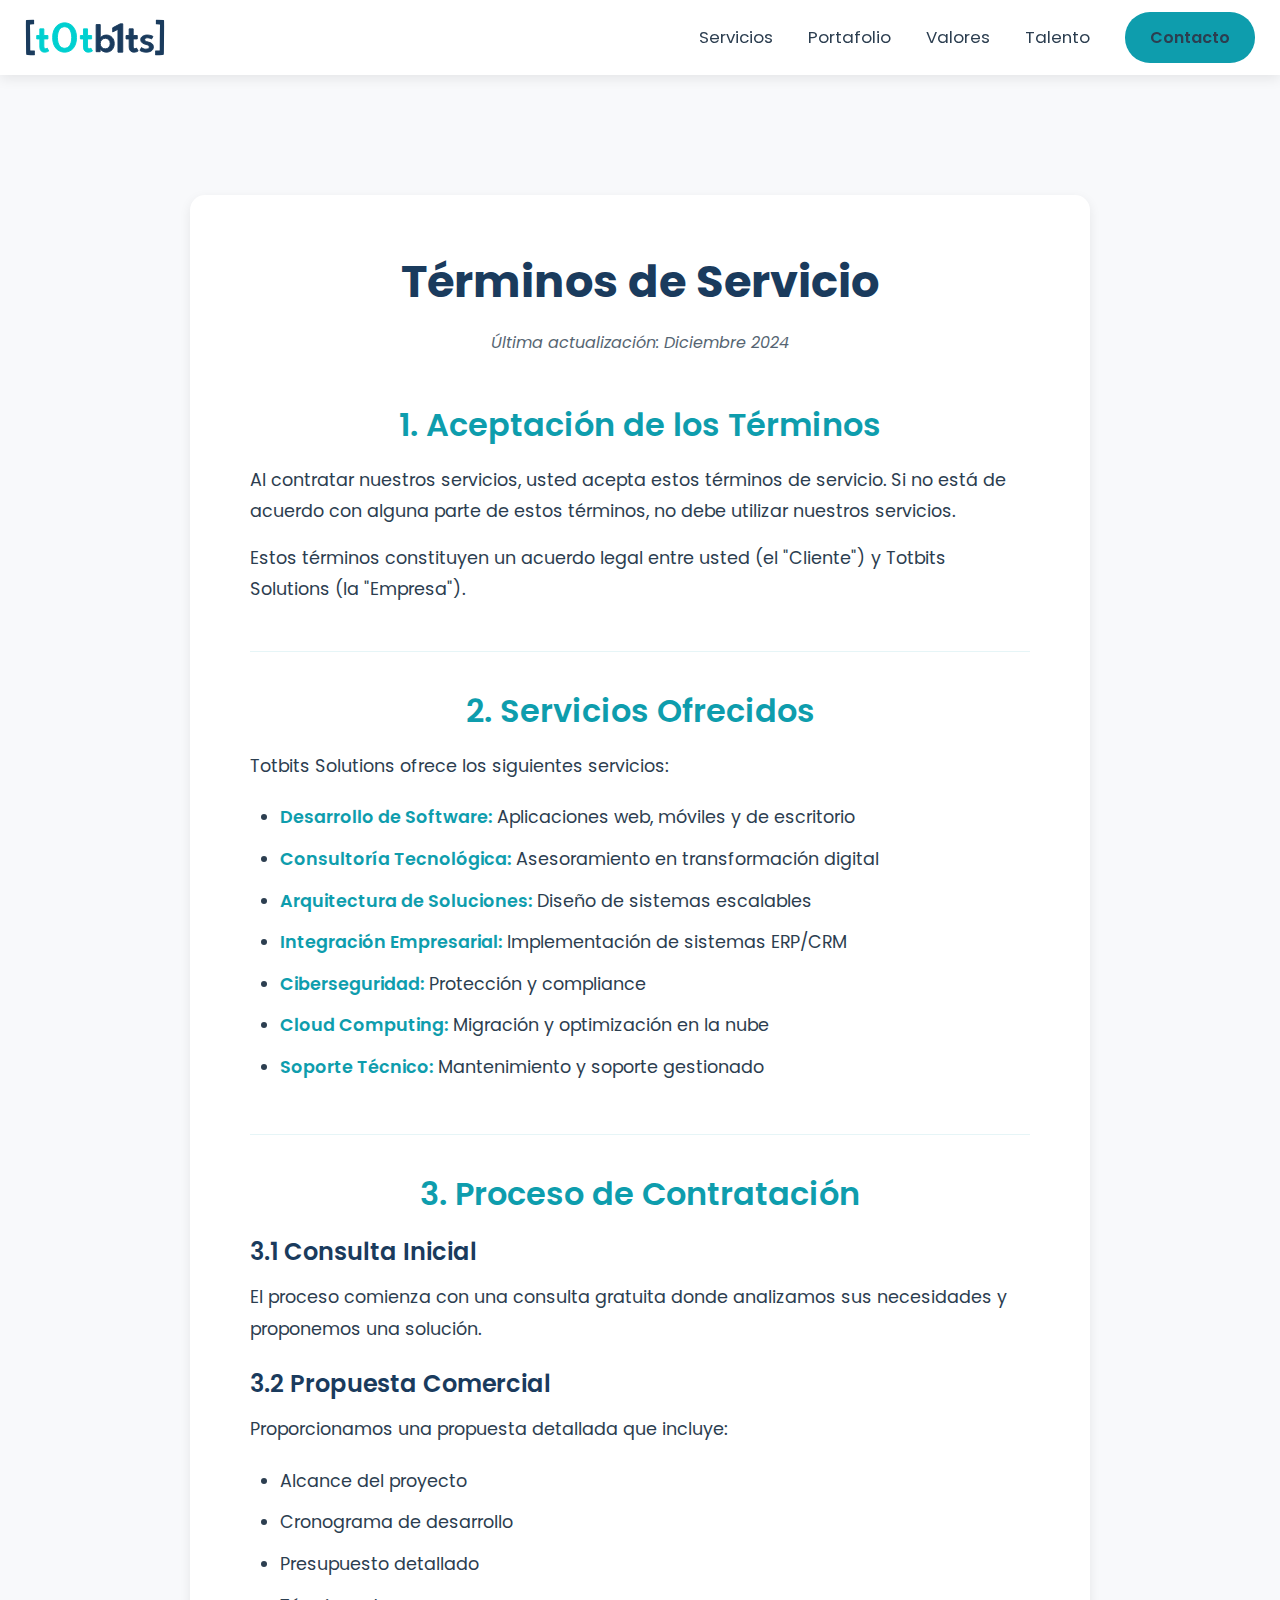
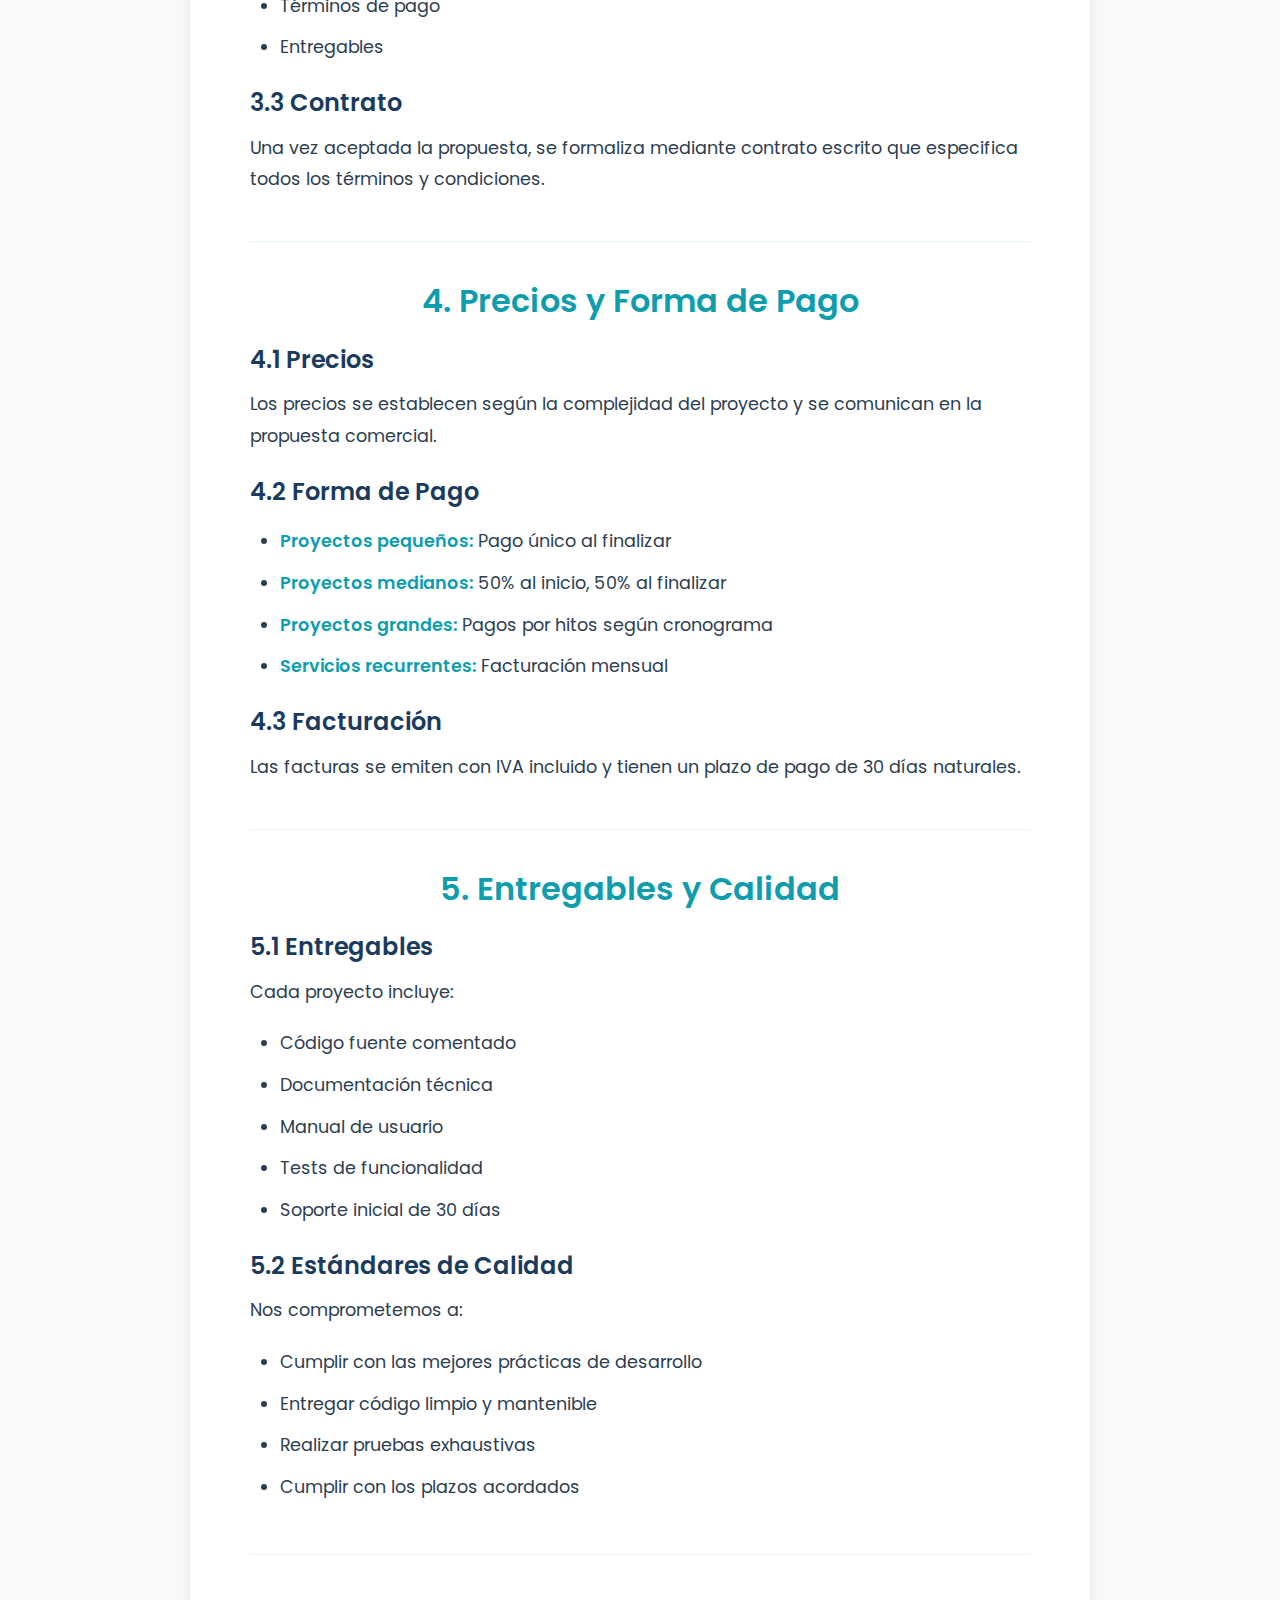
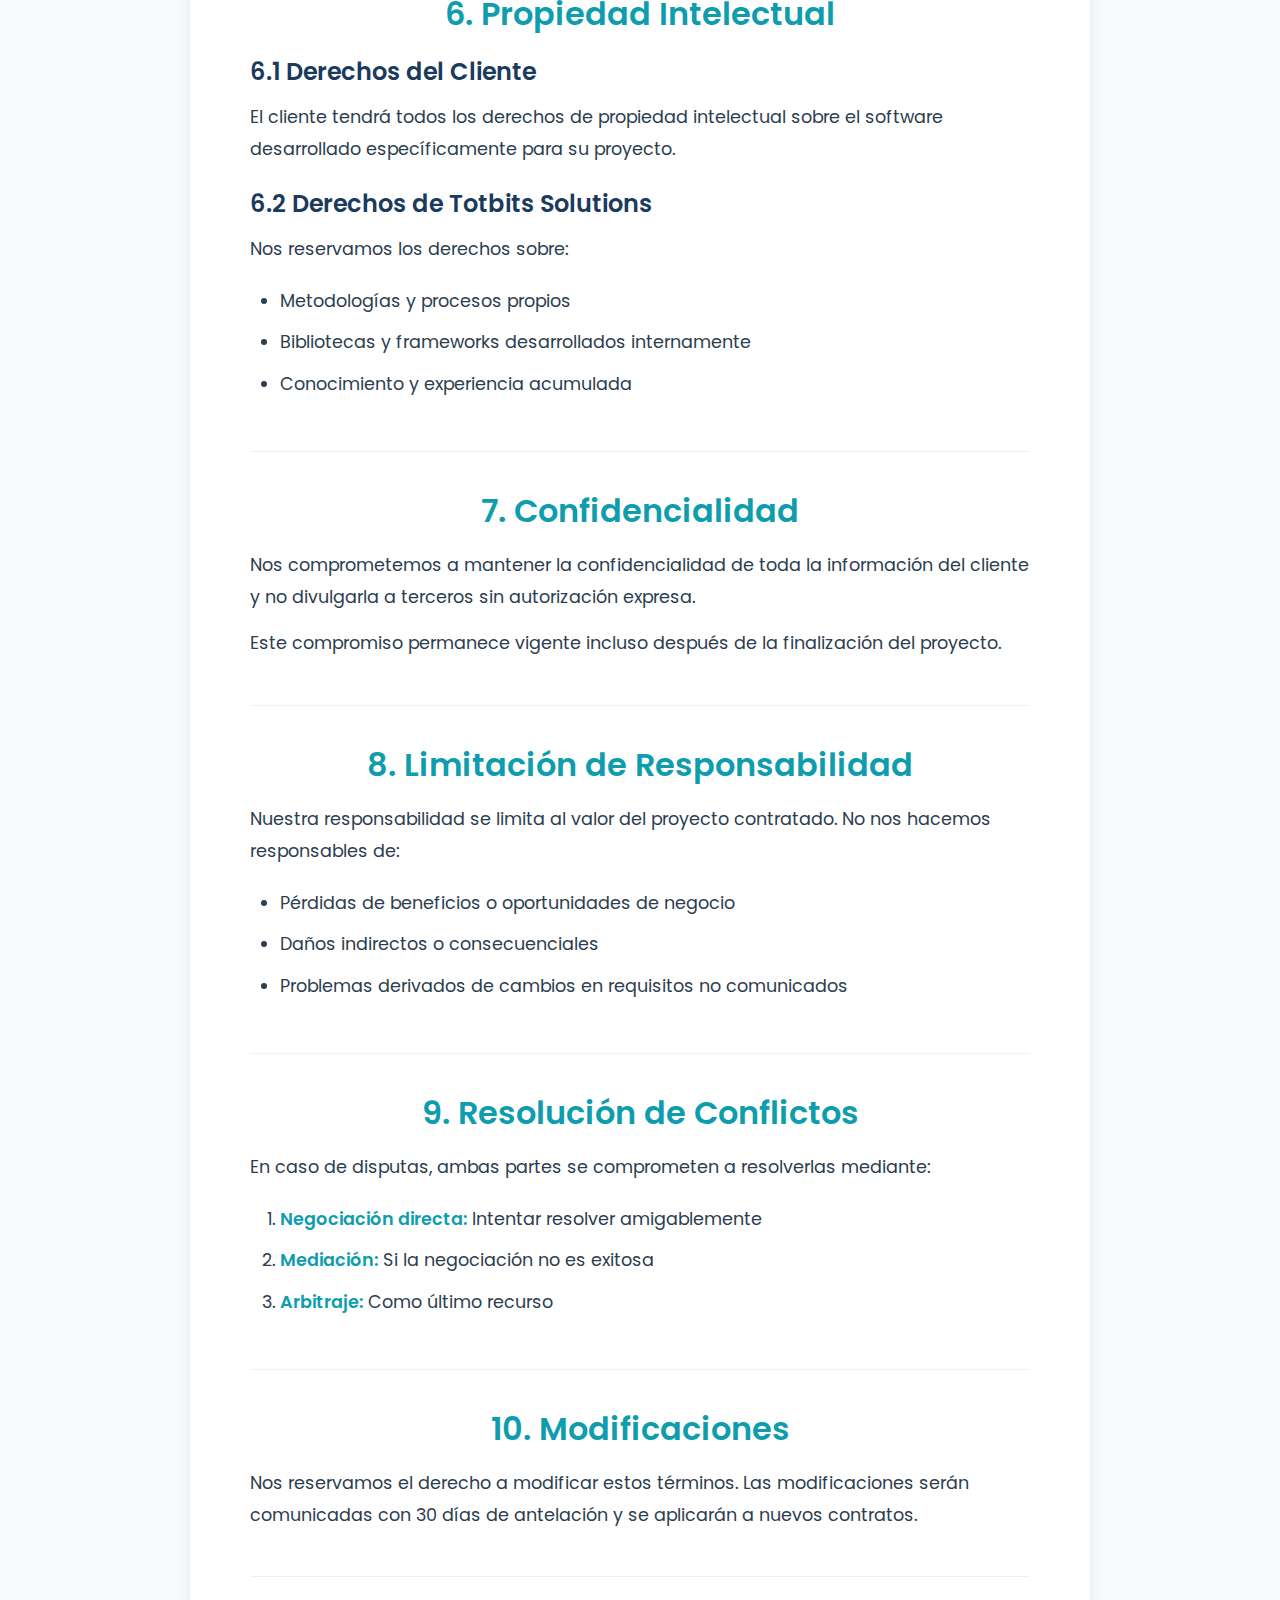
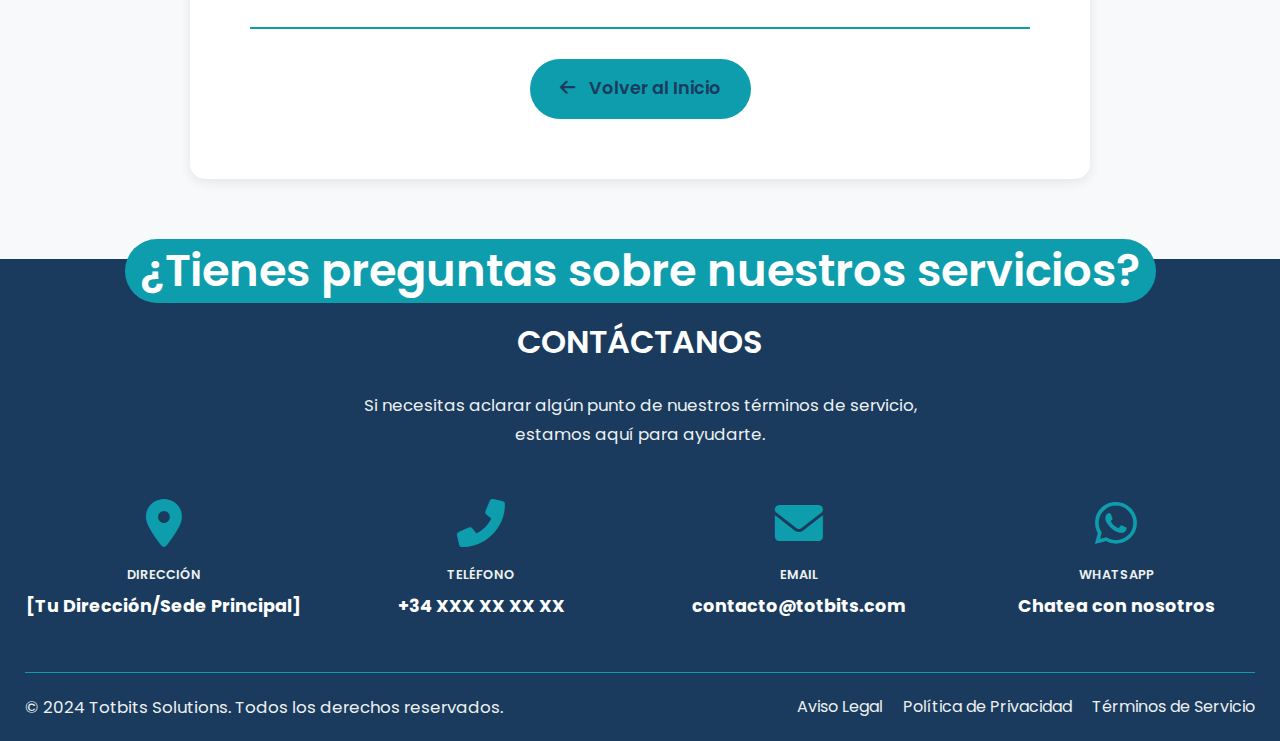
<file: terminos-servicio.html>
<!DOCTYPE html>
<html lang="es">

<head>
    <meta charset="UTF-8">
    <meta name="viewport" content="width=device-width, initial-scale=1.0">
    <title>Términos de Servicio | Totbits Solutions</title>
    <link href="https://fonts.googleapis.com/css2?family=Poppins:wght@300;400;600;700&display=swap" rel="stylesheet">
    <link href="https://cdnjs.cloudflare.com/ajax/libs/font-awesome/6.0.0-beta3/css/all.min.css" rel="stylesheet">
    <link href="style.css" rel="stylesheet">
</head>

<body>
    <header>
        <div class="container navbar">
            <div class="logo">
                <a href="index.html">
                    <img src="logo.svg" alt="Totbits Solutions">
                </a>
            </div>
            <button class="mobile-menu-toggle" aria-label="Toggle navigation menu">
                <span></span>
                <span></span>
                <span></span>
            </button>
            <nav class="nav-menu">
                <a href="index.html#servicios">Servicios</a>
                <a href="index.html#portafolio">Portafolio</a>
                <a href="index.html#porque-elegirnos">Valores</a>
                <a href="banco-talento.html">Talento</a>
                <a href="index.html#contacto" class="btn btn-primary">Contacto</a>
            </nav>
        </div>
    </header>

    <section class="legal-section">
        <div class="container">
            <div class="legal-content">
                <h1>Términos de Servicio</h1>
                <p class="last-updated">Última actualización: Diciembre 2024</p>

                <div class="legal-section-content">
                    <h2>1. Aceptación de los Términos</h2>
                    <p>Al contratar nuestros servicios, usted acepta estos términos de servicio. Si no está de acuerdo con alguna parte de estos términos, no debe utilizar nuestros servicios.</p>
                    <p>Estos términos constituyen un acuerdo legal entre usted (el "Cliente") y Totbits Solutions (la "Empresa").</p>
                </div>

                <div class="legal-section-content">
                    <h2>2. Servicios Ofrecidos</h2>
                    <p>Totbits Solutions ofrece los siguientes servicios:</p>
                    <ul>
                        <li><strong>Desarrollo de Software:</strong> Aplicaciones web, móviles y de escritorio</li>
                        <li><strong>Consultoría Tecnológica:</strong> Asesoramiento en transformación digital</li>
                        <li><strong>Arquitectura de Soluciones:</strong> Diseño de sistemas escalables</li>
                        <li><strong>Integración Empresarial:</strong> Implementación de sistemas ERP/CRM</li>
                        <li><strong>Ciberseguridad:</strong> Protección y compliance</li>
                        <li><strong>Cloud Computing:</strong> Migración y optimización en la nube</li>
                        <li><strong>Soporte Técnico:</strong> Mantenimiento y soporte gestionado</li>
                    </ul>
                </div>

                <div class="legal-section-content">
                    <h2>3. Proceso de Contratación</h2>
                    <h3>3.1 Consulta Inicial</h3>
                    <p>El proceso comienza con una consulta gratuita donde analizamos sus necesidades y proponemos una solución.</p>
                    
                    <h3>3.2 Propuesta Comercial</h3>
                    <p>Proporcionamos una propuesta detallada que incluye:</p>
                    <ul>
                        <li>Alcance del proyecto</li>
                        <li>Cronograma de desarrollo</li>
                        <li>Presupuesto detallado</li>
                        <li>Términos de pago</li>
                        <li>Entregables</li>
                    </ul>
                    
                    <h3>3.3 Contrato</h3>
                    <p>Una vez aceptada la propuesta, se formaliza mediante contrato escrito que especifica todos los términos y condiciones.</p>
                </div>

                <div class="legal-section-content">
                    <h2>4. Precios y Forma de Pago</h2>
                    <h3>4.1 Precios</h3>
                    <p>Los precios se establecen según la complejidad del proyecto y se comunican en la propuesta comercial.</p>
                    
                    <h3>4.2 Forma de Pago</h3>
                    <ul>
                        <li><strong>Proyectos pequeños:</strong> Pago único al finalizar</li>
                        <li><strong>Proyectos medianos:</strong> 50% al inicio, 50% al finalizar</li>
                        <li><strong>Proyectos grandes:</strong> Pagos por hitos según cronograma</li>
                        <li><strong>Servicios recurrentes:</strong> Facturación mensual</li>
                    </ul>
                    
                    <h3>4.3 Facturación</h3>
                    <p>Las facturas se emiten con IVA incluido y tienen un plazo de pago de 30 días naturales.</p>
                </div>

                <div class="legal-section-content">
                    <h2>5. Entregables y Calidad</h2>
                    <h3>5.1 Entregables</h3>
                    <p>Cada proyecto incluye:</p>
                    <ul>
                        <li>Código fuente comentado</li>
                        <li>Documentación técnica</li>
                        <li>Manual de usuario</li>
                        <li>Tests de funcionalidad</li>
                        <li>Soporte inicial de 30 días</li>
                    </ul>
                    
                    <h3>5.2 Estándares de Calidad</h3>
                    <p>Nos comprometemos a:</p>
                    <ul>
                        <li>Cumplir con las mejores prácticas de desarrollo</li>
                        <li>Entregar código limpio y mantenible</li>
                        <li>Realizar pruebas exhaustivas</li>
                        <li>Cumplir con los plazos acordados</li>
                    </ul>
                </div>

                <div class="legal-section-content">
                    <h2>6. Propiedad Intelectual</h2>
                    <h3>6.1 Derechos del Cliente</h3>
                    <p>El cliente tendrá todos los derechos de propiedad intelectual sobre el software desarrollado específicamente para su proyecto.</p>
                    
                    <h3>6.2 Derechos de Totbits Solutions</h3>
                    <p>Nos reservamos los derechos sobre:</p>
                    <ul>
                        <li>Metodologías y procesos propios</li>
                        <li>Bibliotecas y frameworks desarrollados internamente</li>
                        <li>Conocimiento y experiencia acumulada</li>
                    </ul>
                </div>

                <div class="legal-section-content">
                    <h2>7. Confidencialidad</h2>
                    <p>Nos comprometemos a mantener la confidencialidad de toda la información del cliente y no divulgarla a terceros sin autorización expresa.</p>
                    <p>Este compromiso permanece vigente incluso después de la finalización del proyecto.</p>
                </div>

                <div class="legal-section-content">
                    <h2>8. Limitación de Responsabilidad</h2>
                    <p>Nuestra responsabilidad se limita al valor del proyecto contratado. No nos hacemos responsables de:</p>
                    <ul>
                        <li>Pérdidas de beneficios o oportunidades de negocio</li>
                        <li>Daños indirectos o consecuenciales</li>
                        <li>Problemas derivados de cambios en requisitos no comunicados</li>
                    </ul>
                </div>

                <div class="legal-section-content">
                    <h2>9. Resolución de Conflictos</h2>
                    <p>En caso de disputas, ambas partes se comprometen a resolverlas mediante:</p>
                    <ol>
                        <li><strong>Negociación directa:</strong> Intentar resolver amigablemente</li>
                        <li><strong>Mediación:</strong> Si la negociación no es exitosa</li>
                        <li><strong>Arbitraje:</strong> Como último recurso</li>
                    </ol>
                </div>

                <div class="legal-section-content">
                    <h2>10. Modificaciones</h2>
                    <p>Nos reservamos el derecho a modificar estos términos. Las modificaciones serán comunicadas con 30 días de antelación y se aplicarán a nuevos contratos.</p>
                </div>

                <div class="back-link">
                    <a href="index.html" class="btn btn-primary">
                        <i class="fas fa-arrow-left"></i> Volver al Inicio
                    </a>
                </div>
            </div>
        </div>
    </section>

    <footer id="contacto">
        <div class="section-connector">
            <h2>¿Tienes preguntas sobre nuestros servicios?</h2>
        </div>
        <div class="container">
            <h2 style="color: var(--color-white); font-size: 2em; margin-bottom: 30px; text-transform: uppercase;">
                Contáctanos</h2>
            <p style="color: var(--color-text-light); margin-bottom: 50px; max-width: 600px; margin-left: auto; margin-right: auto;">
                Si necesitas aclarar algún punto de nuestros términos de servicio, estamos aquí para ayudarte.</p>

            <div style="display: grid; grid-template-columns: repeat(4, 1fr); gap: 40px; margin-bottom: 50px;">
                <div style="text-align: center;">
                    <i class="fas fa-map-marker-alt"
                        style="font-size: 3rem; color: var(--color-primary); margin-bottom: 20px; display: block;"></i>
                    <h4
                        style="color: var(--color-text-light); font-size: 0.8em; text-transform: uppercase; margin-bottom: 10px;">
                        Dirección</h4>
                    <strong style="color: var(--color-white); font-size: 1.1em;">[Tu Dirección/Sede Principal]</strong>
                </div>

                <div style="text-align: center;">
                    <i class="fas fa-phone-alt"
                        style="font-size: 3rem; color: var(--color-primary); margin-bottom: 20px; display: block;"></i>
                    <h4
                        style="color: var(--color-text-light); font-size: 0.8em; text-transform: uppercase; margin-bottom: 10px;">
                        Teléfono</h4>
                    <strong style="color: var(--color-white); font-size: 1.1em;">+34 XXX XX XX XX</strong>
                </div>

                <div style="text-align: center;">
                    <i class="fas fa-envelope"
                        style="font-size: 3rem; color: var(--color-primary); margin-bottom: 20px; display: block;"></i>
                    <h4
                        style="color: var(--color-text-light); font-size: 0.8em; text-transform: uppercase; margin-bottom: 10px;">
                        Email</h4>
                    <a href="mailto:contacto@totbits.com"
                        style="color: var(--color-white); text-decoration: none; font-size: 1.1em;">
                        <strong>contacto@totbits.com</strong>
                    </a>
                </div>

                <div style="text-align: center;">
                    <i class="fab fa-whatsapp"
                        style="font-size: 3rem; color: var(--color-primary); margin-bottom: 20px; display: block;"></i>
                    <h4
                        style="color: var(--color-text-light); font-size: 0.8em; text-transform: uppercase; margin-bottom: 10px;">
                        WhatsApp</h4>
                    <a href="https://wa.me/34XXXXXXXXX" target="_blank"
                        style="color: var(--color-white); text-decoration: none; font-size: 1.1em;">
                        <strong>Chatea con nosotros</strong>
                    </a>
                </div>
            </div>

            <div
                style="border-top: 1px solid var(--color-primary); padding: 20px 0; display: flex; justify-content: space-between; align-items: center; flex-wrap: wrap;">
                <p style="color: var(--color-text-light); margin: 0;">&copy; 2024 Totbits Solutions. Todos los derechos
                    reservados.</p>
                <div style="display: flex; gap: 20px;">
                    <a href="aviso-legal.html" style="color: var(--color-text-light); text-decoration: none; transition: color 0.3s;"
                        onmouseover="this.style.color='var(--color-primary)'"
                        onmouseout="this.style.color='var(--color-text-light)'">Aviso Legal</a>
                    <a href="politica-privacidad.html" style="color: var(--color-text-light); text-decoration: none; transition: color 0.3s;"
                        onmouseover="this.style.color='var(--color-primary)'"
                        onmouseout="this.style.color='var(--color-text-light)'">Política de Privacidad</a>
                    <a href="terminos-servicio.html" style="color: var(--color-text-light); text-decoration: none; transition: color 0.3s;"
                        onmouseover="this.style.color='var(--color-primary)'"
                        onmouseout="this.style.color='var(--color-text-light)'">Términos de Servicio</a>
                </div>
            </div>
        </div>
    </footer>

    <script>
        // Mobile menu toggle functionality
        document.addEventListener('DOMContentLoaded', function () {
            const mobileMenuToggle = document.querySelector('.mobile-menu-toggle');
            const navMenu = document.querySelector('.nav-menu');
            
            if (mobileMenuToggle && navMenu) {
                mobileMenuToggle.addEventListener('click', function() {
                    this.classList.toggle('active');
                    navMenu.classList.toggle('active');
                    
                    if (navMenu.classList.contains('active')) {
                        document.body.style.overflow = 'hidden';
                    } else {
                        document.body.style.overflow = '';
                    }
                });
                
                navMenu.querySelectorAll('a').forEach(link => {
                    link.addEventListener('click', function() {
                        mobileMenuToggle.classList.remove('active');
                        navMenu.classList.remove('active');
                        document.body.style.overflow = '';
                    });
                });
            }
        });
    </script>
</body>

</html>
</file>
<file: style.css>
/* Variables y Reset Básico */
:root {
	--color-primary: #0e9dad;
	--color-accent: #1a3b5d;
	--color-secondary: #1f6289;
	--color-bg-light: #f8f9fb;
	--color-bg-dark: #1a3b5d;
	--color-text-dark: #2c3e50;
	--color-text-light: #ecf0f1;
	--color-white: #ffffff;
	--font-main: 'Poppins', sans-serif;
	--box-shadow-light: 0 4px 12px rgba(0, 0, 0, 0.08);
	--box-shadow-medium: 0 8px 24px rgba(14, 157, 173, 0.12);
}

* {
	margin: 0;
	padding: 0;
	box-sizing: border-box;
}

body {
	font-family: var(--font-main);
	color: var(--color-text-dark);
	line-height: 1.7;
	background-color: var(--color-bg-light);
	scroll-behavior: smooth;
}

.container {
	max-width: 1280px;
	margin: 0 auto;
	padding: 0 25px;
}

h1,
h2,
h3,
h4 {
	font-weight: 600;
	color: var(--color-text-dark);
	margin-bottom: 1rem;
	line-height: 1.2;
}

h1 {
	font-size: 3.5rem;
}

h2 {
	font-size: 2.8rem;
}

h3 {
	font-size: 2.2rem;
}

h4 {
	font-size: 1.6rem;
}

p {
	font-size: 1.05rem;
	margin-bottom: 1rem;
}

/* Botones (CTA) */
.btn {
	display: inline-block;
	padding: 13px 32px;
	font-size: 1rem;
	font-weight: 600;
	text-decoration: none;
	border-radius: 6px;
	transition: all 0.2s ease;
	cursor: pointer;
	text-align: center;
	border: none;
}

.btn-primary {
	background: var(--color-primary);
	color: var(--color-accent);
}

.btn-primary:hover {
	background: #0c8a98;
	transform: translateY(-2px);
	box-shadow: var(--box-shadow-medium);
}

.btn-secondary {
	background: var(--color-white);
	color: var(--color-accent);
	border: 2px solid var(--color-primary);
}

.btn-secondary:hover {
	background: var(--color-primary);
	color: var(--color-accent);
	box-shadow: var(--box-shadow-medium);
}

.btn-secondary.margin-left {
	margin-left: 20px;
}

/* --- Header y Hero Section --- */
header {
	background-color: var(--color-white);
	box-shadow: var(--box-shadow-light);
	padding: 12px 0;
	position: sticky;
	top: 0;
	z-index: 1000;
}

.navbar {
	display: flex;
	justify-content: space-between;
	align-items: center;
	position: relative;
}

.head-banner {
	display: flex;
	flex-direction: column;
	flex-wrap: nowrap;
	align-items: center;
}

.logo {
	display: flex;
	flex-direction: row;
	flex-wrap: nowrap;
	align-items: center;
}

.logo a {
	text-decoration: none;
	display: flex;
	align-items: center;
}

.logo img {
	width: 140px;
	height: auto;
	transition: transform 0.2s ease;
}

.logo a:hover img {
	transform: scale(1.02);
}

/* Mobile Menu Toggle Button */
.mobile-menu-toggle {
	display: none;
	flex-direction: column;
	justify-content: space-around;
	width: 30px;
	height: 30px;
	background: transparent;
	border: none;
	cursor: pointer;
	padding: 0;
	z-index: 1001;
}

.mobile-menu-toggle span {
	width: 100%;
	height: 3px;
	background-color: var(--color-primary);
	border-radius: 2px;
	transition: all 0.3s ease;
	transform-origin: center;
}

.mobile-menu-toggle.active span:nth-child(1) {
	transform: rotate(45deg) translate(6px, 6px);
}

.mobile-menu-toggle.active span:nth-child(2) {
	opacity: 0;
}

.mobile-menu-toggle.active span:nth-child(3) {
	transform: rotate(-45deg) translate(6px, -6px);
}

/* Navigation Menu */
.nav-menu {
	display: flex;
	align-items: center;
	gap: 0;
}

.nav-menu a {
	color: var(--color-text-dark);
	text-decoration: none;
	margin-left: 35px;
	font-weight: 400;
	font-size: 1.05rem;
	transition: color 0.3s, transform 0.3s;
	padding: 10px 0;
}

.nav-menu a:hover {
	color: var(--color-primary);
	transform: translateY(-2px);
}

.nav-menu .btn {
	margin-left: 35px;
	padding: 12px 25px;
	font-size: 1rem;
	font-weight: 600;
	border-radius: 25px;
	transition: all 0.3s ease;
}

.nav-menu .btn:hover {
	transform: translateY(-2px);
	box-shadow: 0 8px 25px rgba(14, 157, 173, 0.4);
}

/* Mobile Navigation Styles */
@media (max-width: 992px) {
	.mobile-menu-toggle {
		display: flex;
	}

	.nav-menu {
		position: fixed;
		top: 0;
		right: -100%;
		width: 300px;
		height: 100vh;
		background: var(--color-bg-dark);
		flex-direction: column;
		justify-content: flex-start;
		align-items: flex-start;
		padding: 80px 30px 30px 30px;
		box-shadow: -5px 0 15px rgba(0, 0, 0, 0.1);
		transition: right 0.3s ease;
		z-index: 1000;
		gap: 0;
	}

	.nav-menu.active {
		right: 0;
	}

	/* Mobile menu overlay */
	.nav-menu::before {
		content: '';
		position: fixed;
		top: 0;
		left: 0;
		width: 100vw;
		height: 100vh;
		background: rgba(0, 0, 0, 0.5);
		opacity: 0;
		visibility: hidden;
		transition: all 0.3s ease;
		z-index: -1;
	}

	.nav-menu.active::before {
		opacity: 1;
		visibility: visible;
	}

	.nav-menu a {
		margin-left: 0;
		margin-bottom: 25px;
		font-size: 1.1rem;
		width: 100%;
		text-align: left;
		padding: 15px 0;
		border-bottom: 1px solid rgba(14, 157, 173, 0.2);
		color: var(--color-text-light);
	}

	.nav-menu a:hover {
		color: var(--color-primary);
		transform: translateY(0);
	}

	.nav-menu .btn {
		margin-left: 0;
		margin-top: 20px;
		width: 100%;
		text-align: center;
		padding: 15px 25px;
		border-radius: 30px;
		font-size: 1.1rem;
		font-weight: 600;
		color: var(--color-accent);
	}
}

@media (max-width: 768px) {
	.nav-menu {
		width: 100%;
		right: -100%;
		padding: 70px 20px 20px 20px;
		background: var(--color-bg-dark);
	}

	.nav-menu a {
		color: var(--color-text-light);
	}

	.nav-menu a:hover {
		color: var(--color-primary);
	}

	.nav-menu .btn {
		color: var(--color-accent);
	}

	.mobile-menu-toggle {
		width: 25px;
		height: 25px;
	}
}

@media (max-width: 620px) {
	.head-banner .actions {
		display: flex;
		flex-direction: column;
		align-items: center;
	}

	.head-banner .actions a {
		margin: 0 !important;
		margin-bottom: 10px !important;
	}
}

@media (max-width: 480px) {
	.nav-menu {
		padding: 60px 15px 15px 15px;
		background: var(--color-bg-dark);
	}

	.nav-menu a {
		font-size: 1rem;
		margin-bottom: 20px;
		padding: 12px 0;
		color: var(--color-text-light);
	}

	.nav-menu a:hover {
		color: var(--color-primary);
	}

	.mobile-menu-toggle {
		width: 22px;
		height: 22px;
	}

	#hero h1 {
		font-size: 2rem;
		gap: 8px;
	}

	.hero-logo {
		width: 70px;
		height: 70px;
		margin-bottom: 5px;
	}

	.case-study {
		padding: 25px 20px;
		gap: 25px;
	}

	.case-details h4 {
		font-size: 1.3rem;
	}

	.case-details p {
		font-size: 0.9rem;
	}

	.testimonial p {
		font-size: 0.9rem;
	}

	.testimonial strong {
		font-size: 0.85rem;
	}
}


#hero {
	background-color: var(--color-bg-dark);
	color: var(--color-text-light);
	padding: 100px 0;
	text-align: center;
	position: relative;
}

#hero .container {
	position: relative;
}

#hero h1 {
	font-size: 4rem;
	margin-bottom: 20px;
	color: var(--color-white);
	font-weight: 700;
	display: flex;
	flex-direction: column;
	align-items: center;
	text-align: center;
	gap: 15px;
}

.hero-logo {
	width: 90px;
	height: auto;
	margin-bottom: 10px;
}

#hero h1 span {
	color: var(--color-primary);
}

#hero h2 {
	font-size: 1.5rem;
	font-weight: 400;
	color: var(--color-text-light);
	margin-bottom: 40px;
	max-width: 800px;
	margin-left: auto;
	margin-right: auto;
}

/* --- Secciones Generales --- */
section {
	padding: 80px 0;
	position: relative;
}

section h2 {
	text-align: center;
	margin-bottom: 60px;
	font-size: 3rem;
	color: var(--color-text-dark);
}

/* --- Servicios --- */
#servicios {
	background-color: var(--color-bg-light);
}

.service-group {
	margin-bottom: 60px;
}

.service-group h3 {
	text-align: center;
	font-size: 2rem;
	margin-top: 20px;
	margin-bottom: 40px;
	color: var(--color-accent);
	font-weight: 700;
}

.service-grid {
	display: grid;
	grid-template-columns: repeat(auto-fit, minmax(280px, 1fr));
	gap: 24px;
}

.service-card {
	background-color: var(--color-white);
	padding: 28px;
	border-radius: 8px;
	box-shadow: var(--box-shadow-light);
	text-align: center;
	transition: all 0.2s ease;
	border-top: 3px solid var(--color-primary);
}

.service-card:hover {
	transform: translateY(-4px);
	box-shadow: var(--box-shadow-medium);
}

.service-card i {
	font-size: 2.5rem;
	color: var(--color-primary);
	margin-bottom: 18px;
	display: inline-block;
	transition: transform 0.2s;
}

.service-card:hover i {
	transform: scale(1.08);
}

.service-card h4 {
	font-size: 1.2rem;
	color: var(--color-accent);
	margin-bottom: 12px;
	font-weight: 600;
}

.service-card p {
	font-size: 0.95rem;
	color: var(--color-text-dark);
	line-height: 1.6;
}

/* --- Portafolio --- */
#portafolio {
	background-color: var(--color-white);
}

.case-study {
	display: grid;
	grid-template-columns: repeat(2, 1fr);
	gap: 40px;
	background-color: var(--color-bg-light);
	padding: 35px;
	border-radius: 8px;
	box-shadow: var(--box-shadow-light);
	margin-bottom: 35px;
	align-items: center;
}

.case-study:nth-child(even) {
	grid-template-areas: "testimonial details";
}

.case-study:nth-child(even) .case-details {
	grid-area: details;
}

.case-study:nth-child(even) .testimonial {
	grid-area: testimonial;
	border-left: none;
	border-right: 3px solid var(--color-primary);
	padding-left: 0;
	padding-right: 25px;
}

.case-details h4 {
	color: var(--color-accent);
	font-size: 1.6rem;
	margin-bottom: 15px;
	font-weight: 700;
}

.testimonial {
	border-left: 3px solid var(--color-primary);
	padding-left: 25px;
	display: flex;
	flex-direction: column;
	justify-content: center;
}

.testimonial p {
	margin-bottom: 12px;
	font-size: 1rem;
	color: var(--color-text-dark);
	font-style: italic;
	line-height: 1.6;
}

.testimonial strong {
	display: block;
	font-style: normal;
	font-weight: 600;
	color: var(--color-accent);
	margin-top: 12px;
	font-size: 0.95rem;
}

/* --- Por Qué Elegirnos --- */
#porque-elegirnos {
	background-color: var(--color-white);
	color: var(--color-text-dark);
	text-align: center;
	padding: 100px 0;
}

#porque-elegirnos h2 {
	color: var(--color-text-dark);
}

.usp-grid {
	display: grid;
	grid-template-columns: repeat(auto-fit, minmax(300px, 1fr));
	gap: 30px;
	margin-top: 50px;
}

.usp-item {
	padding: 35px;
	background: var(--color-bg-light);
	border-radius: 8px;
	box-shadow: var(--box-shadow-light);
	transition: all 0.2s ease;
	border-left: 4px solid var(--color-primary);
}

.usp-item:hover {
	transform: translateY(-4px);
	box-shadow: var(--box-shadow-medium);
}

.usp-item h4 {
	color: var(--color-accent);
	font-size: 1.3rem;
	margin-bottom: 12px;
	font-weight: 700;
}

.usp-item p {
	color: var(--color-text-dark);
	font-size: 0.95rem;
	line-height: 1.6;
}

/* --- Tech Stack --- */
#tech-stack {
	background-color: var(--color-bg-light);
	padding: 100px 0;
}

#tech-stack h2 {
	color: var(--color-text-dark);
	text-align: center;
	margin-bottom: 20px;
}

.tech-cloud-wrapper {
	position: relative;
	margin-top: 50px;
	padding: 40px 20px;
	min-height: 500px;
	display: flex;
	justify-content: center;
	align-items: center;
}

.tech-cloud-grid {
	display: grid;
	grid-template-columns: repeat(auto-fit, minmax(120px, 1fr));
	gap: 30px;
	max-width: 1000px;
	margin: 0 auto;
	position: relative;
}

.tech-logo-item {
	position: relative;
	display: flex;
	flex-direction: column;
	align-items: center;
	justify-content: center;
	padding: 20px;
	background: var(--color-white);
	border-radius: 16px;
	box-shadow: var(--box-shadow-light);
	border: 2px solid transparent;
	cursor: pointer;
	transition: all 0.3s cubic-bezier(0.4, 0, 0.2, 1);
	overflow: visible;
}

.tech-logo-item:hover {
	transform: translateY(-8px) scale(1.05);
	box-shadow: var(--box-shadow-medium);
	border-color: var(--color-primary);
	z-index: 10;
}

.tech-logo-item img {
	width: 60px;
	height: 60px;
	object-fit: contain;
	margin-bottom: 10px;
	transition: transform 0.3s ease;
	filter: drop-shadow(0 2px 4px rgba(0, 0, 0, 0.1));
}

.tech-logo-item:hover img {
	transform: scale(1.15) rotate(5deg);
}

.tech-name {
	font-size: 0.9rem;
	font-weight: 600;
	color: var(--color-accent);
	text-align: center;
	margin-top: 5px;
}

.tech-logo-item:hover .tech-name {
	color: var(--color-primary);
}

/* Tooltip Styles */
.tech-logo-item .tech-tooltip {
	position: absolute;
	bottom: calc(100% + 15px);
	left: 50%;
	transform: translateX(-50%) translateY(10px);
	background: var(--color-white);
	padding: 20px;
	border-radius: 12px;
	box-shadow: var(--box-shadow-medium);
	border: 2px solid var(--color-primary);
	min-width: 250px;
	max-width: 300px;
	opacity: 0;
	visibility: hidden;
	pointer-events: none;
	transition: all 0.3s cubic-bezier(0.4, 0, 0.2, 1);
	z-index: 1000;
}

.tech-logo-item:hover .tech-tooltip {
	opacity: 1;
	visibility: visible;
	transform: translateX(-50%) translateY(0);
}

.tech-tooltip::after {
	content: '';
	position: absolute;
	top: 100%;
	left: 50%;
	transform: translateX(-50%);
	border: 10px solid transparent;
	border-top-color: var(--color-white);
}

.tech-tooltip::before {
	content: '';
	position: absolute;
	top: 100%;
	left: 50%;
	transform: translateX(-50%);
	border: 12px solid transparent;
	border-top-color: var(--color-primary);
	z-index: -1;
}

.tech-tooltip h4 {
	color: var(--color-accent);
	font-size: 1.2rem;
	margin-bottom: 10px;
	font-weight: 700;
	text-align: center;
}

.tech-tooltip p {
	color: var(--color-text-dark);
	font-size: 0.9rem;
	line-height: 1.6;
	margin: 0;
	text-align: center;
}

/* Random positioning for cloud effect */
.tech-logo-item:nth-child(1) {
	grid-column: span 1;
	animation: float 6s ease-in-out infinite;
	animation-delay: 0s;
}

.tech-logo-item:nth-child(2) {
	grid-column: span 1;
	animation: float 7s ease-in-out infinite;
	animation-delay: 0.5s;
}

.tech-logo-item:nth-child(3) {
	grid-column: span 1;
	animation: float 6.5s ease-in-out infinite;
	animation-delay: 1s;
}

.tech-logo-item:nth-child(4) {
	grid-column: span 1;
	animation: float 7.5s ease-in-out infinite;
	animation-delay: 1.5s;
}

.tech-logo-item:nth-child(5) {
	grid-column: span 1;
	animation: float 6s ease-in-out infinite;
	animation-delay: 2s;
}

.tech-logo-item:nth-child(6) {
	grid-column: span 1;
	animation: float 6.5s ease-in-out infinite;
	animation-delay: 2.5s;
}

.tech-logo-item:nth-child(7) {
	grid-column: span 1;
	animation: float 7s ease-in-out infinite;
	animation-delay: 3s;
}

.tech-logo-item:nth-child(7) {
	grid-column: span 1;
	animation: float 6.5s ease-in-out infinite;
	animation-delay: 3s;
}

.tech-logo-item:nth-child(8) {
	grid-column: span 1;
	animation: float 7.5s ease-in-out infinite;
	animation-delay: 3.5s;
}

.tech-logo-item:nth-child(9) {
	grid-column: span 1;
	animation: float 6s ease-in-out infinite;
	animation-delay: 4s;
}

.tech-logo-item:nth-child(10) {
	grid-column: span 1;
	animation: float 7s ease-in-out infinite;
	animation-delay: 4.5s;
}

.tech-logo-item:nth-child(11) {
	grid-column: span 1;
	animation: float 6.5s ease-in-out infinite;
	animation-delay: 5s;
}

.tech-logo-item:nth-child(12) {
	grid-column: span 1;
	animation: float 7.5s ease-in-out infinite;
	animation-delay: 5.5s;
}

.tech-logo-item:nth-child(13) {
	grid-column: span 1;
	animation: float 6s ease-in-out infinite;
	animation-delay: 6s;
}

.tech-logo-item:nth-child(14) {
	grid-column: span 1;
	animation: float 7s ease-in-out infinite;
	animation-delay: 6.5s;
}

.tech-logo-item:nth-child(15) {
	grid-column: span 1;
	animation: float 6.5s ease-in-out infinite;
	animation-delay: 7s;
}

@keyframes float {
	0%, 100% {
		transform: translateY(0px);
	}
	50% {
		transform: translateY(-10px);
	}
}

/* Responsive Tech Stack */
@media (max-width: 992px) {
	.tech-cloud-wrapper {
		min-height: 450px;
		padding: 30px 15px;
	}

	.tech-cloud-grid {
		grid-template-columns: repeat(auto-fit, minmax(100px, 1fr));
		gap: 25px;
	}

	.tech-logo-item img {
		width: 50px;
		height: 50px;
	}

	.tech-name {
		font-size: 0.85rem;
	}
}

@media (max-width: 768px) {
	#tech-stack {
		padding: 80px 0;
	}

	.tech-cloud-wrapper {
		min-height: 400px;
		padding: 25px 10px;
	}

	.tech-cloud-grid {
		grid-template-columns: repeat(auto-fit, minmax(90px, 1fr));
		gap: 20px;
	}

	.tech-logo-item {
		padding: 15px;
	}

	.tech-logo-item img {
		width: 45px;
		height: 45px;
	}

	.tech-name {
		font-size: 0.8rem;
	}

	.tech-logo-item .tech-tooltip {
		min-width: 220px;
		max-width: 250px;
		padding: 15px;
	}

	.tech-tooltip h4 {
		font-size: 1.1rem;
	}

	.tech-tooltip p {
		font-size: 0.85rem;
	}
}

@media (max-width: 480px) {
	.tech-cloud-wrapper {
		min-height: 350px;
		padding: 20px 10px;
	}

	.tech-cloud-grid {
		grid-template-columns: repeat(auto-fit, minmax(80px, 1fr));
		gap: 15px;
	}

	.tech-logo-item {
		padding: 12px;
	}

	.tech-logo-item img {
		width: 40px;
		height: 40px;
	}

	.tech-name {
		font-size: 0.75rem;
	}

	.tech-logo-item .tech-tooltip {
		min-width: 180px;
		max-width: 200px;
		padding: 12px;
	}

	.tech-tooltip h4 {
		font-size: 1rem;
		margin-bottom: 8px;
	}

	.tech-tooltip p {
		font-size: 0.8rem;
	}
}

/* --- Banco de Talento --- */
#banco-talento {
	background-color: var(--color-white);
	padding: 120px 0;
	min-height: 100vh;
}

.talent-header {
	text-align: center;
	margin-bottom: 80px;
	padding: 0 20px;
}

#banco-talento h2 {
	text-align: center;
	margin-bottom: 30px;
	color: var(--color-accent);
	font-size: 3.5rem;
	font-weight: 700;
	line-height: 1.2;
}

.section-subtitle {
	text-align: center;
	font-size: 1.3rem;
	color: var(--color-text-dark);
	margin-bottom: 0;
	max-width: 900px;
	margin-left: auto;
	margin-right: auto;
	line-height: 1.7;
}

.talent-pool-content {
	max-width: 1200px;
	margin: 0 auto;
	padding: 0 20px;
}

.talent-info {
	padding: 50px 40px;
	background: var(--color-bg-light);
	border-radius: 15px;
	border: 1px solid rgba(14, 157, 173, 0.1);
	margin-bottom: 60px;
}

.talent-form-section {
	max-width: 1200px;
	margin: 0 auto;
	padding: 0 20px;
}

.talent-info h3 {
	color: var(--color-accent);
	font-size: 2rem;
	margin-bottom: 50px;
	text-align: center;
	font-weight: 700;
}

.benefits-grid {
	display: grid;
	grid-template-columns: repeat(2, 1fr);
	gap: 30px;
	max-width: 1000px;
	margin: 0 auto;
}

.benefit-item {
	text-align: center;
	padding: 28px 20px;
	background: var(--color-bg-light);
	border-radius: 8px;
	border: 1px solid rgba(14, 157, 173, 0.1);
	transition: all 0.2s ease;
	box-shadow: var(--box-shadow-light);
}

.benefit-item:hover {
	border-color: var(--color-primary);
	transform: translateY(-2px);
	box-shadow: var(--box-shadow-medium);
}

.benefit-item i {
	font-size: 2.2rem;
	color: var(--color-primary);
	margin-bottom: 12px;
	display: block;
}

.benefit-item h4 {
	color: var(--color-accent);
	font-size: 1.1rem;
	margin-bottom: 10px;
	font-weight: 600;
}

.benefit-item p {
	color: var(--color-text-dark);
	font-size: 0.9rem;
	line-height: 1.5;
}

/* Form Styles */
.talent-form-container {
	background: var(--color-bg-light);
	padding: 45px 35px;
	border-radius: 8px;
	box-shadow: var(--box-shadow-light);
	border: 1px solid rgba(14, 157, 173, 0.1);
	margin-top: 20px;
	overflow: visible;
	min-height: auto;
}

.form-header {
	text-align: center;
	margin-bottom: 40px;
}

.form-header h3 {
	color: var(--color-accent);
	font-size: 1.9rem;
	margin-bottom: 10px;
	font-weight: 700;
}

.form-header p {
	color: var(--color-text-dark);
	font-size: 1rem;
	line-height: 1.6;
	opacity: 0.85;
}

.talent-form {
	display: flex;
	flex-direction: column;
	gap: 30px;
	width: 100%;
	max-width: none;
}

.form-row {
	display: grid;
	grid-template-columns: 1fr 1fr;
	gap: 20px;
}

.form-group {
	display: flex;
	flex-direction: column;
	position: relative;
	width: 100%;
	margin-bottom: 0;
}

.form-group label {
	color: var(--color-text-dark);
	font-weight: 600;
	margin-bottom: 8px;
	font-size: 1rem;
}

.form-group input,
.form-group textarea {
	padding: 16px;
	border: 2px solid #e0e0e0;
	border-radius: 8px;
	font-size: 1rem;
	font-family: var(--font-main);
	transition: all 0.3s ease;
	background: var(--color-white);
	color: var(--color-text-dark);
	width: 100%;
	box-sizing: border-box;
}

.form-group input:focus,
.form-group textarea:focus {
	outline: none;
	border-color: var(--color-primary);
	box-shadow: 0 0 0 3px rgba(14, 157, 173, 0.1);
}

.form-group textarea {
	resize: vertical;
	min-height: 120px;
	max-height: 200px;
}

/* File Input Styles */
.file-input-container {
	position: relative;
}

.file-input-container input[type="file"] {
	position: absolute;
	opacity: 0;
	width: 100%;
	height: 100%;
	cursor: pointer;
}

.file-input-label {
	display: flex;
	align-items: center;
	justify-content: center;
	padding: 20px;
	border: 2px dashed #e0e0e0;
	border-radius: 8px;
	background: var(--color-white);
	cursor: pointer;
	transition: all 0.3s ease;
	min-height: 70px;
	width: 100%;
	box-sizing: border-box;
}

.file-input-label:hover {
	border-color: var(--color-primary);
	background: rgba(14, 157, 173, 0.05);
}

.file-input-label.file-selected {
	border-color: var(--color-primary);
	background: rgba(14, 157, 173, 0.1);
}

.file-input-label i {
	font-size: 1.5rem;
	color: var(--color-primary);
	margin-right: 10px;
}

.file-text {
	font-size: 1rem;
	color: var(--color-text-dark);
}

.file-info {
	color: #666;
	font-size: 0.9rem;
	margin-top: 5px;
}

/* Checkbox Styles */
.checkbox-group {
	margin-top: 20px;
	margin-bottom: 10px;
}

.checkbox-label {
	display: flex;
	align-items: flex-start;
	cursor: pointer;
	font-size: 0.95rem;
	line-height: 1.5;
}

.checkbox-label input[type="checkbox"] {
	display: none;
}

.checkmark {
	width: 20px;
	height: 20px;
	border: 2px solid #e0e0e0;
	border-radius: 4px;
	margin-right: 12px;
	margin-top: 2px;
	position: relative;
	transition: all 0.3s ease;
	flex-shrink: 0;
}

.checkbox-label input[type="checkbox"]:checked + .checkmark {
	background: var(--color-primary);
	border-color: var(--color-primary);
}

.checkbox-label input[type="checkbox"]:checked + .checkmark::after {
	content: '✓';
	position: absolute;
	top: 50%;
	left: 50%;
	transform: translate(-50%, -50%);
	color: white;
	font-size: 12px;
	font-weight: bold;
}

.checkbox-label a {
	color: var(--color-primary);
	text-decoration: none;
}

.checkbox-label a:hover {
	text-decoration: underline;
}

/* Submit Button */
.submit-btn {
	padding: 16px 32px;
	font-size: 1rem;
	font-weight: 600;
	border-radius: 6px;
	margin-top: 30px;
	align-self: center;
	min-width: 200px;
	transition: all 0.2s ease;
	background: var(--color-primary);
	color: var(--color-accent);
	border: none;
}

.submit-btn i {
	margin-right: 8px;
}

.submit-btn:hover {
	transform: translateY(-2px);
	background: #0c8a98;
	box-shadow: var(--box-shadow-medium);
}

/* Success Message */
.form-success {
	text-align: center;
	padding: 40px;
	background: rgba(14, 157, 173, 0.08);
	border-radius: 8px;
	border: 2px solid var(--color-primary);
}

.success-content i {
	font-size: 3.5rem;
	color: var(--color-primary);
	margin-bottom: 20px;
	display: block;
}

.success-content h3 {
	color: var(--color-accent);
	font-size: 1.8rem;
	margin-bottom: 15px;
	font-weight: 700;
}

.success-content p {
	color: var(--color-text-dark);
	font-size: 1rem;
	line-height: 1.6;
	margin-bottom: 30px;
	max-width: 500px;
	margin-left: auto;
	margin-right: auto;
}

/* --- Ready to Start --- */
#ready-to-start {
	background: var(--color-bg-dark);
	color: var(--color-white);
	padding: 60px 0;
	text-align: center;
	position: relative;
}

#ready-to-start .container {
	position: relative;
}

#ready-to-start h2 {
	color: var(--color-white);
	font-size: 2.8rem;
	margin-bottom: 20px;
	font-weight: 700;
}

#ready-to-start p {
	color: var(--color-text-light);
	font-size: 1.1rem;
	margin-bottom: 50px;
	max-width: 600px;
	margin-left: auto;
	margin-right: auto;
}

.contact-methods-grid {
	display: grid;
	grid-template-columns: repeat(auto-fit, minmax(250px, 1fr));
	gap: 25px;
	margin-bottom: 40px;
}

.contact-method {
	background: rgba(14, 157, 173, 0.1);
	padding: 28px 20px;
	border-radius: 8px;
	border: 1px solid rgba(14, 157, 173, 0.2);
	transition: all 0.2s ease;
}

.contact-method:hover {
	background: rgba(14, 157, 173, 0.15);
	transform: translateY(-3px);
	border-color: var(--color-primary);
}

.contact-method i {
	font-size: 2.2rem;
	color: var(--color-primary);
	margin-bottom: 12px;
	display: block;
}

.contact-method h4 {
	color: var(--color-white);
	font-size: 0.9rem;
	margin-bottom: 8px;
	text-transform: uppercase;
	letter-spacing: 0.5px;
	font-weight: 700;
}

.contact-method a,
.contact-method strong {
	color: var(--color-white);
	text-decoration: none;
	font-size: 1rem;
	font-weight: 500;
}

.contact-method a:hover {
	color: var(--color-primary);
}

.cta-buttons {
	margin-top: 40px;
	display: flex;
	gap: 20px;
	justify-content: center;
	flex-wrap: wrap;
}

.cta-buttons .btn {
	background: var(--color-white);
	color: var(--color-accent);
	border: none;
}

.cta-buttons .btn:hover {
	background: var(--color-primary);
	color: var(--color-accent);
}

/* Responsive para Ready to Start */
@media (max-width: 768px) {
	#ready-to-start h2 {
		font-size: 2.2rem;
	}

	#ready-to-start p {
		font-size: 1rem;
	}

	.contact-methods-grid {
		grid-template-columns: 1fr;
		gap: 20px;
	}

	.cta-buttons {
		flex-direction: column;
		align-items: center;
	}

	.cta-buttons .btn {
		width: 100%;
		max-width: 300px;
	}
}

/* Responsive Design for Contact Methods */
@media (max-width: 768px) {
	.contact-methods {
		grid-template-columns: 1fr;
		gap: 20px;
	}

	.contact-info {
		grid-template-columns: 1fr;
		gap: 30px;
		padding: 30px 20px;
	}

	.social-icons {
		justify-content: center;
	}
}

/* Legal Pages Styles */
.legal-section {
	background-color: var(--color-bg-light);
	padding: 120px 0 80px 0;
	min-height: 100vh;
}

.legal-content {
	max-width: 900px;
	margin: 0 auto;
	background: var(--color-white);
	padding: 60px;
	border-radius: 15px;
	box-shadow: var(--box-shadow-light);
}

.legal-content h1 {
	color: var(--color-accent);
	font-size: 2.8rem;
	text-align: center;
	margin-bottom: 20px;
	font-weight: 700;
}

.last-updated {
	text-align: center;
	color: var(--color-text-dark);
	font-style: italic;
	margin-bottom: 50px;
	font-size: 1rem;
	opacity: 0.8;
}

.legal-section-content {
	margin-bottom: 40px;
	padding-bottom: 30px;
	border-bottom: 1px solid rgba(14, 157, 173, 0.1);
}

.legal-section-content:last-of-type {
	border-bottom: none;
	margin-bottom: 0;
}

.legal-section-content h2 {
	color: var(--color-primary);
	font-size: 2rem;
	margin-bottom: 20px;
	font-weight: 600;
}

.legal-section-content h3 {
	color: var(--color-accent);
	font-size: 1.5rem;
	margin-bottom: 15px;
	margin-top: 25px;
	font-weight: 600;
}

.legal-section-content p {
	color: var(--color-text-dark);
	font-size: 1.1rem;
	line-height: 1.8;
	margin-bottom: 15px;
}

.legal-section-content ul,
.legal-section-content ol {
	margin: 20px 0;
	padding-left: 30px;
}

.legal-section-content li {
	color: var(--color-text-dark);
	font-size: 1.1rem;
	line-height: 1.8;
	margin-bottom: 10px;
}

.legal-section-content strong {
	color: var(--color-primary);
	font-weight: 600;
}

.company-info {
	background: var(--color-bg-light);
	padding: 30px;
	border-radius: 10px;
	border-left: 5px solid var(--color-primary);
	margin: 20px 0;
}

.company-info h3 {
	color: var(--color-primary);
	margin-top: 0;
	margin-bottom: 20px;
}

.company-info ul {
	list-style: none;
	padding-left: 0;
}

.company-info li {
	margin-bottom: 15px;
	padding-left: 20px;
	position: relative;
}

.company-info li::before {
	content: "•";
	color: var(--color-primary);
	font-weight: bold;
	position: absolute;
	left: 0;
}

.back-link {
	text-align: center;
	margin-top: 50px;
	padding-top: 30px;
	border-top: 2px solid var(--color-primary);
}

.back-link .btn {
	padding: 15px 30px;
	font-size: 1.1rem;
	border-radius: 30px;
}

.back-link .btn i {
	margin-right: 10px;
}

/* Responsive Legal Pages */
@media (max-width: 768px) {
	.legal-section {
		padding: 100px 0 60px 0;
	}

	.legal-content {
		padding: 40px 30px;
		margin: 0 20px;
	}

	.legal-content h1 {
		font-size: 2.5rem;
	}

	.legal-section-content h2 {
		font-size: 1.8rem;
	}

	.legal-section-content h3 {
		font-size: 1.3rem;
	}

	.company-info {
		padding: 20px;
	}
}

@media (max-width: 480px) {
	.legal-content {
		padding: 30px 20px;
		margin: 0 15px;
	}

	.legal-content h1 {
		font-size: 2rem;
	}

	.legal-section-content h2 {
		font-size: 1.6rem;
	}

	.legal-section-content p,
	.legal-section-content li {
		font-size: 1rem;
	}
}

.contact-info-block {
	flex: 1;
	min-width: 250px;
	padding: 30px;
	background: var(--color-bg-light);
	border-radius: 15px;
	box-shadow: inset 0 0 10px rgba(0, 0, 0, 0.05);
	border: 1px dashed var(--color-primary);
}

.contact-info-block h3 {
	color: var(--color-primary);
	font-size: 1.8rem;
	margin-bottom: 25px;
}

.contact-item {
	display: flex;
	align-items: center;
	margin-bottom: 20px;
	color: var(--color-text-dark);
}

.contact-item i {
	font-size: 1.8rem;
	color: var(--color-primary);
	margin-right: 15px;
	width: 35px;
	text-align: center;
}

.contact-item a {
	color: var(--color-text-dark);
	text-decoration: none;
	transition: color 0.3s;
}

.contact-item a:hover {
	color: var(--color-primary);
}

.social-links {
	margin-top: 30px;
	display: flex;
	gap: 20px;
	justify-content: center;
}

.social-links a {
	color: var(--color-primary);
	font-size: 1.8rem;
	transition: transform 0.3s ease, color 0.3s ease;
}

.social-links a:hover {
	color: var(--color-secondary);
	transform: translateY(-5px);
}

/* --- FOOTER COMPLETAMENTE NUEVO --- */
footer {
	background: var(--color-bg-dark);
	color: var(--color-text-light);
	padding: 0;
	text-align: center;
}

footer .section-connector {
	align-items: center;
	position: relative;
	top: -20px;
	display: flex;
	justify-content: center;
}

footer .section-connector h2 {
	color: white;
	background-color: #0e9dad;
	padding: 5px 15px;
	border-radius: 40px;
	margin: 0 !important;
}

.footer-dark {
	background: #000000 !important;
	color: #ffffff !important;
	padding: 80px 0 60px !important;
	text-align: center !important;
}

.footer-dark .container {
	max-width: 1200px;
	margin: 0 auto;
	padding: 0 20px;
}

.footer-dark .footer-header h2 {
	color: #ffffff !important;
	font-size: 2em !important;
	font-weight: bold !important;
	text-transform: uppercase !important;
	margin-bottom: 30px !important;
	letter-spacing: 2px !important;
}

.footer-dark .footer-header p {
	font-size: 1em !important;
	color: #ffffff !important;
	line-height: 1.6 !important;
	margin: 0 auto 60px auto !important;
	max-width: 600px !important;
}

.footer-dark .contact-info-grid {
	display: grid !important;
	grid-template-columns: repeat(4, 1fr) !important;
	gap: 40px !important;
	margin-bottom: 60px !important;
}

.footer-dark .contact-info-grid .contact-item {
	text-align: center !important;
	padding: 40px 20px !important;
}

.footer-dark .contact-info-grid .contact-item i {
	font-size: 3rem !important;
	color: #ffffff !important;
	margin-bottom: 40px !important;
	display: block !important;
}

.footer-dark .contact-info-grid .contact-item h4 {
	color: #cccccc !important;
	font-size: 0.8em !important;
	text-transform: uppercase !important;
	font-weight: 600 !important;
	margin-bottom: 15px !important;
	letter-spacing: 1px !important;
}

.footer-dark .contact-info-grid .contact-item strong {
	color: #ffffff !important;
	font-size: 1.1em !important;
	font-weight: normal !important;
	display: block !important;
	line-height: 1.4 !important;
}

.footer-dark .contact-info-grid .contact-item a {
	color: #ffffff !important;
	text-decoration: none !important;
	font-size: 1.1em !important;
	font-weight: normal !important;
	line-height: 1.4 !important;
}

.footer-dark .contact-info-grid .contact-item a:hover {
	color: var(--color-primary) !important;
}

.footer-dark .footer-bottom {
	border-top: 1px solid #333 !important;
	padding-top: 30px !important;
	display: flex !important;
	justify-content: space-between !important;
	align-items: center !important;
	flex-wrap: wrap !important;
	gap: 20px !important;
}

.footer-dark .footer-bottom p {
	color: #cccccc !important;
	margin: 0 !important;
	font-size: 0.9rem !important;
}

.footer-dark .footer-links {
	display: flex !important;
	gap: 30px !important;
}

.footer-dark .footer-links a {
	color: #cccccc !important;
	text-decoration: none !important;
	font-size: 0.9rem !important;
	transition: color 0.3s ease !important;
}

.footer-dark .footer-links a:hover {
	color: var(--color-primary) !important;
}

/* Footer Responsive Styles */
@media (max-width: 1200px) {
	footer .container {
		padding: 0 20px;
	}

	footer div[style*="grid-template-columns: repeat(4, 1fr)"] {
		grid-template-columns: repeat(2, 1fr) !important;
		gap: 30px !important;
	}
}

@media (max-width: 768px) {
	footer .section-connector h2 {
		font-size: 1.2em !important;
		padding: 8px 12px !important;
	}

	footer h2[style*="font-size: 2em"] {
		font-size: 1.5em !important;
	}

	footer p[style*="margin-bottom: 50px"] {
		font-size: 0.9rem !important;
		margin-bottom: 30px !important;
	}

	footer div[style*="grid-template-columns: repeat(4, 1fr)"] {
		grid-template-columns: 1fr !important;
		gap: 25px !important;
		margin-bottom: 30px !important;
	}

	footer div[style*="text-align: center"] i {
		font-size: 2.5rem !important;
		margin-bottom: 15px !important;
	}

	footer div[style*="text-align: center"] h4 {
		font-size: 0.75em !important;
		margin-bottom: 8px !important;
	}

	footer div[style*="text-align: center"] strong,
	footer div[style*="text-align: center"] a {
		font-size: 1em !important;
	}

	footer div[style*="flex-wrap: wrap"] {
		flex-direction: column !important;
		text-align: center !important;
		gap: 15px !important;
	}

	footer div[style*="display: flex; gap: 20px"] {
		flex-direction: column !important;
		gap: 15px !important;
	}
}

@media (max-width: 480px) {
	footer .section-connector {
		top: -20px !important;
	}

	footer .section-connector h2 {
		font-size: 1em !important;
		padding: 6px 10px !important;
	}

	footer h2[style*="font-size: 2em"] {
		font-size: 1.3em !important;
		margin-bottom: 20px !important;
	}

	footer p[style*="margin-bottom: 50px"] {
		font-size: 0.85rem !important;
		margin-bottom: 25px !important;
		padding: 0 10px !important;
	}

	footer div[style*="grid-template-columns: repeat(4, 1fr)"] {
		gap: 20px !important;
		margin-bottom: 25px !important;
	}

	footer div[style*="text-align: center"] {
		padding: 15px 10px !important;
	}

	footer div[style*="text-align: center"] i {
		font-size: 2rem !important;
		margin-bottom: 12px !important;
	}

	footer div[style*="text-align: center"] h4 {
		font-size: 0.7em !important;
		margin-bottom: 6px !important;
	}

	footer div[style*="text-align: center"] strong,
	footer div[style*="text-align: center"] a {
		font-size: 0.9em !important;
	}
}

/* Responsive */
@media (max-width: 992px) {
	.footer-dark .contact-info-grid {
		grid-template-columns: repeat(2, 1fr) !important;
		gap: 30px !important;
	}
}

@media (max-width: 768px) {
	.footer-dark .footer-header h2 {
		font-size: 1.5em !important;
	}

	.footer-dark .contact-info-grid {
		grid-template-columns: 1fr !important;
		gap: 40px !important;
	}

	.footer-dark .footer-bottom {
		flex-direction: column !important;
		text-align: center !important;
	}
}

/* Media Queries para Responsive */
@media (max-width: 992px) {
	h1 {
		font-size: 3rem;
	}

	h2 {
		font-size: 2.2rem;
	}

	#hero {
		padding: 80px 0;
	}

	#hero h1 {
		font-size: 3.5rem;
		gap: 12px;
	}

	.hero-logo {
		width: 90px;
		height: 90px;
		margin-bottom: 8px;
	}

	#hero h2 {
		font-size: 1.5rem;
	}

	.case-study {
		grid-template-columns: 1fr;
		grid-template-areas: none;
		gap: 30px;
	}

	.case-study:nth-child(even) {
		grid-template-areas: none;
	}

	.case-study:nth-child(even) .case-details {
		grid-area: unset;
	}

	.case-study:nth-child(even) .testimonial {
		grid-area: unset;
		border-right: none;
		border-left: 3px solid var(--color-secondary);
		padding-right: 0;
		padding-left: 20px;
	}

	.case-details {
		order: 1;
	}

	.testimonial {
		order: 2;
	}

	.usp-grid {
		grid-template-columns: 1fr;
	}

	.contact-content {
		flex-direction: column;
		align-items: center;
	}

	.contact-form-wrapper,
	.contact-info-block {
		width: 100%;
		min-width: unset;
	}

	.contact-info-block {
		order: -1;
		/* Mover el bloque de info arriba en móvil */
	}
}

@media (max-width: 768px) {
	#hero h1 {
		font-size: 2.5rem;
		gap: 10px;
	}

	.hero-logo {
		width: 80px;
		height: 80px;
		margin-bottom: 6px;
	}

	#hero h2 {
		font-size: 1.2rem;
	}

	section h2 {
		font-size: 2rem;
	}

	.service-group h3 {
		font-size: 1.8rem;
	}

	.service-grid {
		grid-template-columns: 1fr;
	}

	.service-card {
		padding: 25px;
	}

	.testimonial {
		padding-left: 15px;
	}

	/* Banco de Talento Responsive */
	#banco-talento {
		padding: 80px 0;
	}

	.talent-header {
		margin-bottom: 60px;
	}

	#banco-talento h2 {
		font-size: 2.5rem;
	}

	.section-subtitle {
		font-size: 1.1rem;
	}

	.talent-pool-content {
		padding: 0 15px;
	}

	.talent-info {
		padding: 40px 25px;
		margin-bottom: 40px;
	}

	.talent-form-container {
		padding: 40px 25px;
	}

	.talent-info h3 {
		font-size: 1.8rem;
		margin-bottom: 30px;
	}

	.benefits-grid {
		grid-template-columns: 1fr;
		gap: 20px;
	}

	.benefit-item {
		padding: 25px 20px;
	}

	.talent-form-section {
		padding: 0 15px;
	}

	.talent-form-container {
		max-width: 100%;
		margin-left: 0;
		margin-right: 0;
	}

	.form-row {
		grid-template-columns: 1fr;
		gap: 20px;
	}

	.talent-form-container {
		padding: 40px 25px;
	}

	.talent-form {
		gap: 25px;
	}

	.form-group input,
	.form-group textarea {
		padding: 14px;
	}

	.file-input-label {
		padding: 18px;
		min-height: 65px;
	}

	.submit-btn {
		padding: 16px 30px;
		font-size: 1rem;
		min-width: 200px;
		margin-top: 25px;
	}

	.form-header h3 {
		font-size: 1.8rem;
	}

	.talent-info h3 {
		font-size: 1.8rem;
	}

	.submit-btn {
		padding: 14px 28px;
		font-size: 1rem;
		min-width: 180px;
	}
}

/* --- Coming Soon Section --- */
.coming-soon-container {
	min-height: 100vh;
	display: flex;
	flex-direction: column;
	justify-content: center;
	align-items: center;
	padding: 30px 20px 0;
	background: radial-gradient(circle at center, #1a3b5d 0%, #0d1b2a 100%);
	color: var(--color-text-light);
	text-align: center;
	position: relative;
	overflow: hidden;
}

.coming-soon-container::before {
	content: '';
	position: absolute;
	top: 0;
	left: 0;
	right: 0;
	bottom: 0;
	background: url('https://www.transparenttextures.com/patterns/carbon-fibre.png');
	opacity: 0.1;
	pointer-events: none;
}

.coming-soon-container .logo {
	margin-bottom: 40px;
	z-index: 2;
}

.coming-soon-container .logo img {
	width: 220px;
	filter: brightness(0) invert(1);
}

.coming-soon-container .content {
	max-width: 900px;
	width: 100%;
	margin-bottom: 40px;
	z-index: 2;
	background: rgba(26, 59, 93, 0.4);
	padding: 50px 40px;
	border-radius: 24px;
	backdrop-filter: blur(10px);
	border: 1px solid rgba(255, 255, 255, 0.05);
	box-shadow: 0 25px 50px -12px rgba(0, 0, 0, 0.5);
}

.coming-soon-container h1 {
	font-size: 3.5rem;
	color: var(--color-white);
	margin-bottom: 1.5rem;
	line-height: 1.1;
}

.coming-soon-container p {
	font-size: 1.25rem;
	opacity: 0.8;
	max-width: 700px;
	margin-left: auto;
	margin-right: auto;
}

.teaser-grid {
	display: grid;
	grid-template-columns: repeat(3, 1fr);
	gap: 30px;
	margin: 50px 0;
}

.teaser-item {
	padding: 25px;
	background: rgba(255, 255, 255, 0.03);
	border-radius: 16px;
	border: 1px solid rgba(14, 157, 173, 0.15);
	transition: transform 0.3s ease, background 0.3s ease;
}

.teaser-item:hover {
	transform: translateY(-5px);
	background: rgba(255, 255, 255, 0.06);
	border-color: var(--color-primary);
}

.teaser-item i {
	font-size: 2rem;
	color: var(--color-primary);
	margin-bottom: 15px;
	display: block;
}

.teaser-item h3 {
	font-size: 1rem;
	color: var(--color-text-light);
	margin: 0;
	text-transform: uppercase;
	letter-spacing: 1px;
}

.social-links {
	margin-top: 40px;
	display: flex;
	justify-content: center;
	gap: 20px;
}

.social-links a {
	color: var(--color-text-light);
	font-size: 1.5rem;
	opacity: 0.6;
	transition: all 0.3s ease;
}

.social-links a:hover {
	color: var(--color-primary);
	opacity: 1;
	transform: scale(1.2);
}

.progress-container {
	margin-bottom: 40px;
	width: 100%;
	max-width: 450px;
	margin-left: auto;
	margin-right: auto;
}

.progress-bar {
	height: 6px;
	background: rgba(255, 255, 255, 0.05);
	border-radius: 10px;
	overflow: hidden;
	margin-bottom: 15px;
	border: 1px solid rgba(255, 255, 255, 0.05);
	position: relative;
}

.progress-fill {
	height: 100%;
	width: 50%;
	background: linear-gradient(90deg, transparent, var(--color-primary), transparent);
	border-radius: 10px;
	position: absolute;
	left: -50%;
	animation: progressLoop 2.5s infinite ease-in-out;
}

@keyframes progressLoop {
	0% { left: -50%; }
	100% { left: 100%; }
}

.progress-text {
	font-size: 0.85rem !important;
	color: var(--color-primary);
	font-weight: 500;
	letter-spacing: 2px;
	text-transform: uppercase;
	opacity: 0.8;
}

.footer-simple {
	margin-top: auto;
	padding: 20px;
	font-size: 0.85rem;
	opacity: 0.5;
	z-index: 2;
}

@media (max-width: 992px) {
	.coming-soon-container h1 {
		font-size: 3rem;
	}

	.teaser-grid {
		grid-template-columns: 1fr 1fr;
		gap: 20px;
	}
}

@media (max-width: 768px) {
	.coming-soon-container {
		padding: 40px 15px;
	}

	.coming-soon-container .content {
		padding: 40px 20px;
	}

	.coming-soon-container h1 {
		font-size: 2.2rem;
	}

	.coming-soon-container p {
		font-size: 1.1rem;
	}

	.teaser-grid {
		grid-template-columns: 1fr;
		gap: 15px;
	}
}
</file>
